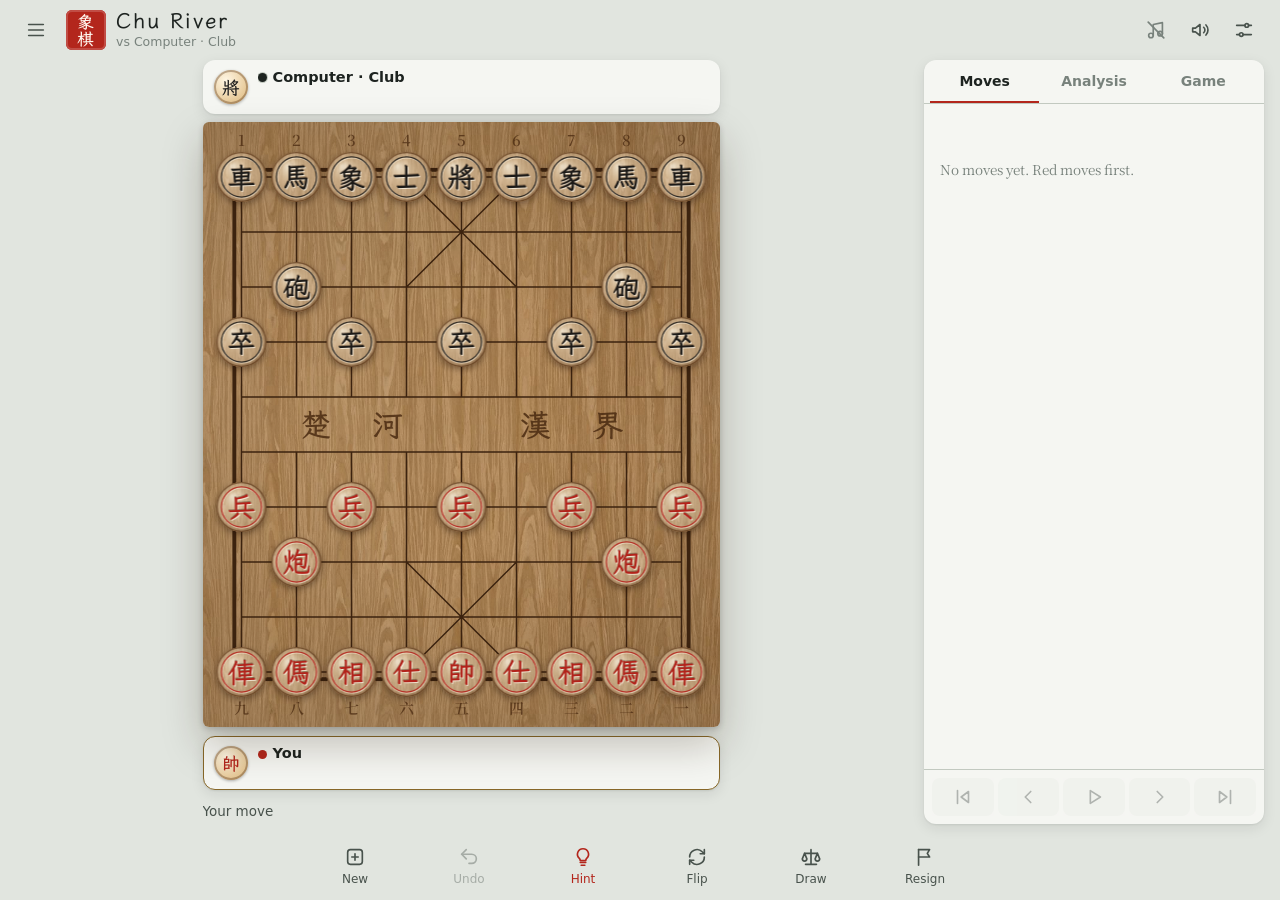
<file: index.html>
<!doctype html>
<html lang="zh-Hant">
<head>
<meta charset="utf-8">
<meta name="viewport" content="width=device-width, initial-scale=1, viewport-fit=cover">
<title>楚河漢界象棋</title>
<meta name="description" content="可在電腦與手機（含 iPhone）上玩的象棋：經典象棋六種難度、鴉片戰爭（西洋棋 vs 象棋）、魔幻技能版、殺法練習、擺棋、全局分析、棋譜匯入匯出。">
<meta name="theme-color" content="#e1e5df" media="(prefers-color-scheme: light)">
<meta name="theme-color" content="#15110e" media="(prefers-color-scheme: dark)">
<link rel="manifest" href="manifest.webmanifest">
<link rel="icon" type="image/png" sizes="32x32" href="icons/favicon-32.png">
<link rel="apple-touch-icon" href="icons/apple-touch-icon.png">
<meta name="apple-mobile-web-app-capable" content="yes">
<meta name="mobile-web-app-capable" content="yes">
<meta name="apple-mobile-web-app-title" content="象棋">
<meta name="apple-mobile-web-app-status-bar-style" content="black-translucent">
<meta name="format-detection" content="telephone=no">
<link rel="preconnect" href="https://fonts.googleapis.com">
<link rel="preconnect" href="https://fonts.gstatic.com" crossorigin>
<link rel="stylesheet" href="https://fonts.googleapis.com/css2?family=LXGW+WenKai+TC:wght@400;700&family=Noto+Serif+TC:wght@600;700&display=swap">
<link rel="stylesheet" href="css/app.css?v=999922fd">
<style>:root{padding-top:env(safe-area-inset-top,0px);padding-bottom:env(safe-area-inset-bottom,0px)}</style>
</head>
<body>
<svg class="sprite" aria-hidden="true" xmlns="http://www.w3.org/2000/svg">
  <symbol id="i-menu" viewBox="0 0 24 24"><path d="M4 6h16M4 12h16M4 18h16"/></symbol>
  <symbol id="i-settings" viewBox="0 0 24 24"><path d="M4 7h9M17 7h3M4 17h3M11 17h9"/><circle cx="15" cy="7" r="2"/><circle cx="9" cy="17" r="2"/></symbol>
  <symbol id="i-sound" viewBox="0 0 24 24"><path d="M4 10v4h3l5 4V6L7 10H4z"/><path d="M16 9a4 4 0 0 1 0 6M18.5 6.5a8 8 0 0 1 0 11"/></symbol>
  <symbol id="i-sound-off" viewBox="0 0 24 24"><path d="M4 10v4h3l5 4V6L7 10H4z"/><path d="M16.5 9.5l5 5M21.5 9.5l-5 5"/></symbol>
  <symbol id="i-music" viewBox="0 0 24 24"><path d="M9 18V6l10-2v12"/><circle cx="6.5" cy="18" r="2.5"/><circle cx="16.5" cy="16" r="2.5"/></symbol>
  <symbol id="i-music-off" viewBox="0 0 24 24"><path d="M9 18V6l10-2v12"/><circle cx="6.5" cy="18" r="2.5"/><circle cx="16.5" cy="16" r="2.5"/><path d="M3.5 3.5l17 17"/></symbol>
  <symbol id="i-new" viewBox="0 0 24 24"><rect x="4" y="4" width="16" height="16" rx="3"/><path d="M12 8.5v7M8.5 12h7"/></symbol>
  <symbol id="i-undo" viewBox="0 0 24 24"><path d="M9 14L4 9l5-5"/><path d="M4 9h11a5 5 0 0 1 0 10h-3"/></symbol>
  <symbol id="i-hint" viewBox="0 0 24 24"><path d="M9 18h6M10 21h4"/><path d="M12 3a6 6 0 0 0-4 10.5c.7.7 1 1.5 1 2.5h6c0-1 .3-1.8 1-2.5A6 6 0 0 0 12 3z"/></symbol>
  <symbol id="i-flip" viewBox="0 0 24 24"><path d="M4 12a8 8 0 0 1 13.7-5.7L20 8.5"/><path d="M20 4v4.5h-4.5"/><path d="M20 12a8 8 0 0 1-13.7 5.7L4 15.5"/><path d="M4 20v-4.5h4.5"/></symbol>
  <symbol id="i-draw" viewBox="0 0 24 24"><path d="M12 4v16M6 20h12M5 8h14"/><path d="M5 8l-2.5 6a2.5 2.5 0 0 0 5 0z"/><path d="M19 8l-2.5 6a2.5 2.5 0 0 0 5 0z"/></symbol>
  <symbol id="i-flag" viewBox="0 0 24 24"><path d="M5 21V4"/><path d="M5 4h12l-2.5 4L17 12H5"/></symbol>
  <symbol id="i-list" viewBox="0 0 24 24"><path d="M9 6h11M9 12h11M9 18h11"/><path d="M4.5 6h.01M4.5 12h.01M4.5 18h.01"/></symbol>
  <symbol id="i-first" viewBox="0 0 24 24"><path d="M6 5v14M18 6l-8 6 8 6z"/></symbol>
  <symbol id="i-prev" viewBox="0 0 24 24"><path d="M15 6l-6 6 6 6"/></symbol>
  <symbol id="i-next" viewBox="0 0 24 24"><path d="M9 6l6 6-6 6"/></symbol>
  <symbol id="i-last" viewBox="0 0 24 24"><path d="M18 5v14M6 6l8 6-8 6z"/></symbol>
  <symbol id="i-play" viewBox="0 0 24 24"><path d="M8 5l11 7-11 7z"/></symbol>
  <symbol id="i-pause" viewBox="0 0 24 24"><path d="M8 5v14M16 5v14"/></symbol>
  <symbol id="i-close" viewBox="0 0 24 24"><path d="M6 6l12 12M18 6L6 18"/></symbol>
  <symbol id="i-trash" viewBox="0 0 24 24"><path d="M4 7h16M10 11v6M14 11v6M6 7l1 13h10l1-13M9 7V4h6v3"/></symbol>
  <symbol id="i-target" viewBox="0 0 24 24"><circle cx="12" cy="12" r="8"/><circle cx="12" cy="12" r="4"/><path d="M12 12h.01"/></symbol>
  <symbol id="i-chart" viewBox="0 0 24 24"><path d="M4 19h16"/><path d="M5 15l4-5 4 3 6-7"/></symbol>
  <symbol id="i-grid" viewBox="0 0 24 24"><rect x="4" y="4" width="16" height="16" rx="2"/><path d="M4 12h16M12 4v16M4 4l16 16"/></symbol>
  <symbol id="i-import" viewBox="0 0 24 24"><path d="M12 4v11M7 10l5 5 5-5M5 20h14"/></symbol>
  <symbol id="i-share" viewBox="0 0 24 24"><path d="M12 15V4M7 8.5l5-4.5 5 4.5M5 13v7h14v-7"/></symbol>
  <symbol id="i-book" viewBox="0 0 24 24"><path d="M5 4h10a3 3 0 0 1 3 3v13H8a3 3 0 0 1-3-3z"/><path d="M5 17a3 3 0 0 1 3-3h10"/></symbol>
  <symbol id="i-stats" viewBox="0 0 24 24"><path d="M5 20V11M12 20V4M19 20v-6"/></symbol>
  <symbol id="i-help" viewBox="0 0 24 24"><circle cx="12" cy="12" r="9"/><path d="M9.5 9a2.5 2.5 0 1 1 3.5 2.3c-.6.3-1 .9-1 1.6V14"/><path d="M12 17.5h.01"/></symbol>
  <symbol id="i-info" viewBox="0 0 24 24"><circle cx="12" cy="12" r="9"/><path d="M12 11v6M12 7.5h.01"/></symbol>
  <symbol id="i-phone" viewBox="0 0 24 24"><rect x="7" y="2.5" width="10" height="19" rx="2"/><path d="M11 18h2"/></symbol>
  <symbol id="i-spark" viewBox="0 0 24 24"><path d="M12 3v4M12 17v4M3 12h4M17 12h4M6 6l2.5 2.5M15.5 15.5L18 18M6 18l2.5-2.5M15.5 8.5L18 6"/></symbol>
  <!-- 技能圖示：game-icons.net（Lorc、Delapouite），CC BY 3.0 -->
  <symbol id="sk-chain" viewBox="0 0 512 512"><path d="M321.7 21.36c-43.2 0-86.4 16.5-119.4 49.5-19.1 19.08-32.6 41.54-40.7 65.44 16.9-2.4 32.9-2.7 48.7-1.1 3.9-5.5 8.3-10.7 13.2-15.6 23.3-23.26 53.8-34.9 84.4-34.9 30.6 0 61.2 11.64 84.5 34.9 46.6 46.6 46.6 122.4 0 168.9-46.5 46.6-122.4 46.6-168.9 0-22.2-22.2-33.9-51.1-34.9-80.2-11.5 1.8-22.8 5.6-33.2 11.4 5.8 33 21.4 64.5 46.9 90 66 66 172.9 66.1 238.9 0 66-66 66-172.8 0-238.84-33-33-76.3-49.5-119.5-49.5zM147.6 158.2c-27.9 7.7-58.94 25.4-76.75 44-47.5 47.4-60.8 116-40.1 175.3 8.91 24.1 23.56 47.1 40.1 63.6 66.05 66 172.95 66 238.95 0 19.1-19.1 32.6-41.6 40.7-65.5-16.2 2.5-32.6 2.9-48.8 1.2-3.8 5.4-8.2 10.6-13.1 15.5-62.7 39.7-137.8 40.6-173.3-4.4-20.57-26-32.05-58.8-30.55-85.8 2.58-41.6 26.85-79.9 57.75-98.5 10.2-5.9 37.6-15.1 61.6-15.1 33.7 1.5 60.6 11.1 84.5 34.9 22.3 22.1 33.8 51.1 34.8 80.3 11.6-1.8 22.9-5.6 33.3-11.4-9.4-41.6-26.9-73.2-53.9-96.7-21.4-18.7-44.1-31.4-70.6-37.6-28.4-7-58.6-6.5-84.6.2z"/></symbol>
  <symbol id="sk-cicada" viewBox="0 0 512 512"><path d="M247.125 21.375l-11.25 2.375C142.28 43.37 68.75 129.098 54.562 212.188c-7.093 41.544 1.26 83.252 30.876 114 8.703 9.036 19.153 17.05 31.406 23.875 1.122-6.105 3.542-12.028 7.062-17.563-9.857-5.69-18.156-12.176-25-19.28C73.88 287.234 66.646 252.554 73 215.343c3.844-22.515 12.893-45.62 25.97-67.406v134.437h18.686v-161.25c7.472-9.315 15.676-18.182 24.53-26.406v152.31h18.69V81.563l-.032-1.874c8.804-6.883 14.865-11.25 24.562-16.72v135.25h18.688V53.657c7.917-3.45 16.046-6.394 24.344-8.718V189.28c6.49-4.71 12.773-8.648 18.687-11.718V21.376zm22.28 0v158.062c5.867 3.51 12.16 7.84 18.69 12.782V44.937c9.61 2.69 19 6.186 28.092 10.374V198.22h18.688V65.124c8.526 5.037 16.72 10.676 24.53 16.813V247.03h18.69V98.28c8.91 8.634 17.116 17.903 24.53 27.626v156.47h18.688V154.343c11.076 19.874 18.78 40.685 22.25 61 6.353 37.21-.88 71.89-25.907 97.875-6.83 7.09-15.105 13.568-24.937 19.25 3.52 5.527 5.964 11.432 7.092 17.53 12.215-6.812 22.632-14.8 31.313-23.813 29.614-30.747 37.938-72.455 30.844-114-5.474-32.052-19.783-64.483-40.658-93.375v-.062h-.03c-33.238-45.977-83.128-82.953-140.594-95l-11.282-2.375zM256.69 193.75c-15.76 8.1-39.794 27.3-59.72 50.625-15.213 17.81-28.01 38.034-34.562 56.97 26.188-12.528 60.838-19.376 95.906-19.376 34.875 0 69.334 6.76 95.47 19.155-6.77-18.23-19.757-37.767-35.22-55.188-20.632-23.245-45.335-42.818-61.875-52.187zm1.625 106.906c-33.5 0-66.99 7.09-89.75 18.47-11.412 5.705-20.224 12.447-25.782 19.155-5.556 6.71-7.968 13.25-7.968 19.47 0 6.168 2.382 12.66 7.844 19.313l.125.156c5.56 6.707 14.37 13.45 25.782 19.155.918.46 1.893.9 2.844 1.344 4.422-4.217 9.587-8.036 15.313-11.376l.124-.063c19.388-11.27 45.188-17.342 71.375-17.342 26.185 0 52.017 6.072 71.405 17.343l.063.033c5.777 3.364 10.985 7.215 15.437 11.468.995-.462 2.01-.926 2.97-1.405 11.41-5.706 20.223-12.448 25.78-19.156 5.557-6.71 7.97-13.25 7.97-19.47 0-6.18-2.394-12.68-7.876-19.344l-.095-.125c-5.558-6.707-14.37-13.45-25.78-19.155-22.762-11.38-56.282-18.47-89.783-18.47zm-.094 86.97c-23.206 0-46.467 5.78-62 14.812-15.536 9.03-22.972 20.745-22.97 30.687-.002 9.942 7.434 21.657 22.97 30.688 15.533 9.03 38.794 14.812 62 14.812 23.204 0 46.495-5.782 62.03-14.813 15.535-9.03 22.97-20.745 22.97-30.687s-7.435-21.657-22.97-30.688c-15.535-9.03-38.826-14.812-62.03-14.812zM146.124 409.03c-6.868 0-14.037 2.97-18.875 7.845-4.838 4.875-7.77 12.038-7.72 18.906v.158c-.05 6.853 2.87 14 7.69 18.875l.03.03c4.838 4.876 12.007 7.844 18.875 7.844 5.603 0 11.402-1.968 15.97-5.343-4.805-7.435-7.535-15.616-7.532-24.22-.002-7.09 1.85-13.91 5.187-20.25-4.124-2.43-8.934-3.843-13.625-3.843zm224.406 0c-4.744 0-9.625 1.424-13.78 3.908 3.315 6.32 5.158 13.12 5.156 20.187.002 8.552-2.687 16.694-7.437 24.094 4.584 3.427 10.41 5.467 16.06 5.467 6.855 0 14.007-2.955 18.845-7.812l.03-.03c4.84-4.876 7.74-12.04 7.69-18.908v-.156c.05-6.867-2.85-14.03-7.69-18.905-4.837-4.875-12.005-7.844-18.874-7.844z"/></symbol>
  <symbol id="sk-swap" viewBox="0 0 512 512"><path d="M130.375 18.438c-19.615 0-36.445 9.542-47.594 24-11.147 14.457-17.093 33.652-17.093 54.25 0 17.877 4.543 35.74 12.626 50.124-11.008 4.402-20.228 11.397-27.5 20.125-9.997 11.997-16.583 27.02-21.126 43.5-9.085 32.964-10.125 72.204-10.125 107.594v9.345H61.595l9.968 154.78.563 8.75h116.53l.564-8.75 9.936-154.78h42.063v-9.344c0-35.39-1.04-74.63-10.126-107.592-4.543-16.482-11.13-31.504-21.125-43.5-7.27-8.723-16.504-15.723-27.5-20.125 8.08-14.385 12.624-32.25 12.624-50.125 0-20.598-5.977-39.793-17.125-54.25-11.15-14.458-27.98-24-47.595-24zm247.406 0c-19.614 0-36.444 9.542-47.592 24-11.15 14.457-17.094 33.652-17.094 54.25 0 17.877 4.542 35.74 12.625 50.124-11.01 4.402-20.228 11.397-27.5 20.125-9.998 11.997-16.584 27.02-21.126 43.5-9.086 32.964-10.156 72.204-10.156 107.594v9.345H309l9.938 154.78.562 8.75h116.438l.656-8.624 11.875-154.905h40.155v-9.344c0-35.39-1.07-74.63-10.156-107.592-4.544-16.482-11.13-31.504-21.126-43.5-7.273-8.73-16.493-15.724-27.5-20.125 8.082-14.386 12.625-32.248 12.625-50.125 0-20.598-5.947-39.793-17.095-54.25-11.148-14.458-27.98-24-47.594-24zM130.376 37.124c13.76 0 24.63 6.107 32.813 16.72 8.183 10.61 13.218 25.89 13.218 42.843 0 18.663-6.887 38.59-15.97 49.53l-10.124 12.188 15.594 2.938c12.812 2.408 22.058 8.406 29.688 17.562 6.238 7.487 11.222 17.262 15.062 28.656l-13.22 101.125h-14.75l-12.217-97.312-19.845 163.53-21.03-163.53-18.69 155.938L90.47 211.375l-11.72 97.313H61.812l-12.53-98.563c3.937-12.5 9.17-23.174 15.874-31.22 7.63-9.155 16.907-15.153 29.72-17.56l15.593-2.94-10.126-12.218c-9.083-10.94-15.97-30.836-15.97-49.5 0-16.95 5.037-32.23 13.22-42.843 8.182-10.612 19.02-16.72 32.78-16.72zM457.97 207.313c.888 2.62 1.73 5.307 2.5 8.093 7.436 26.984 9.094 60.96 9.342 93.28l-24.78.002 12.937-101.375zm-120.033 4.062l20.157 155.938 18.97-155.938 20.748 163.53L418 211.376l12.813 102.03-.313 3.908-11.875 154.906H337.03l-9.936-154.783-.563-8.75h-.436l11.844-97.312zM296 212.22l12.75 96.468h-23c.248-32.322 1.906-66.298 9.344-93.282.296-1.074.592-2.137.906-3.187z"/></symbol>
  <symbol id="sk-boats" viewBox="0 0 512 512"><path d="M279.816 85.93L269.3 100.465l28.06 27.111 8.694-16.3zm-21.175 29.267l-42.282 58.436 37.246 35.984 34.946-65.525zM153.455 137.9l-46.816 29.192L306.46 360.15c4.08-1.929 8.605-3.15 13.539-3.15 3.881 0 7.508.76 10.867 2.02l-1.55-1.499 12.503-12.945L354.682 357l-10.268 10.63c4.31 3.924 8.02 8.35 11.486 12.745l11.077-11.465 12.859 12.426-12.508 12.945c3.62 4.436 8.724 9.265 13.916 10.43l10.908-11.293 5.016 4.846c3.702-3.574 7.58-8.457 11.63-13.664zm-98.623 4.168c-4.078 8.773-3.407 19.566-.8 32.7 3.406 17.167 10.435 36.207 10.222 54.75-.075 6.474-1.264 12.54-2.803 18.23l116.563 112.615C182.208 358.31 186.885 357 192 357c9.367 0 17.28 4.373 23.41 9.713 6.13 5.34 11.027 11.762 15.694 17.762 4.666 6 9.103 11.577 13.306 15.238 4.203 3.66 7.623 5.287 11.59 5.287 3.967 0 7.387-1.627 11.59-5.287s8.64-9.238 13.306-15.238c3.429-4.408 6.985-9.042 11.06-13.309zm106.947 28.569l12.862 12.425-12.508 12.946-12.862-12.426zm208.06 2.263l-10.517 14.536 28.059 27.109 8.693-16.299zM187.5 195.486l12.86 12.424-12.504 12.945-12.86-12.423zm161.165 6.682l-42.283 58.436 37.246 35.982 34.945-65.524zM213.22 220.334l12.861 12.424-12.504 12.945-12.861-12.424zm25.722 24.85l12.86 12.423-12.508 12.946-12.86-12.424zm221.084 15.191l-10.517 14.537 28.06 27.11 8.694-16.301zM55.56 267.084a66.9 66.9 0 0 0-.627 2.52c-2.532 11.232-2.865 18.802 7.882 29.185l89.479 86.453c.203-.26.4-.506.603-.767 3.338-4.292 6.802-8.794 10.743-12.967zm209.103 2.947l12.86 12.424-12.508 12.945-12.86-12.423zm174.188 19.612l-42.145 58.246 23.654 22.855a68.962 68.962 0 0 1 4.23-4.031C430.72 361.373 438.634 357 448 357c.082 0 .162.005.244.006l20.516-38.469zm-148.467 5.236l12.86 12.426-12.509 12.945-12.859-12.426zm25.72 24.85l12.86 12.423-12.508 12.946-12.86-12.424zM64 375c-19.807 5.72-33.274 18.147-46 31.898v30.579l.01-.006C31.525 428.62 47.7 419 64 419s27.881 10.654 37.842 19.154C111.802 446.654 120.144 453 128 453c7.856 0 16.197-6.346 26.158-14.846C164.12 429.654 175.7 419 192 419c16.3 0 27.881 10.654 37.842 19.154C239.802 446.654 248.144 453 256 453c7.856 0 16.197-6.346 26.158-14.846C292.12 429.654 303.7 419 320 419c16.3 0 27.881 10.654 37.842 19.154C367.802 446.654 376.144 453 384 453c7.856 0 16.197-6.346 26.158-14.846C420.12 429.654 431.7 419 448 419c16.3 0 32.475 9.62 45.99 18.47l.01.007v-30.578c-9.969-10.693-33.06-31.31-46-31.899-3.967 0-7.387 1.627-11.59 5.287C419.78 396.286 407.425 422.591 384 423c-27.151-1.916-36.8-28.488-52.41-42.713-4.203-3.66-7.623-5.287-11.59-5.287-3.967 0-7.387 1.627-11.59 5.287C291.78 396.286 279.425 422.591 256 423c-27.151-1.916-36.8-28.488-52.41-42.713-4.203-3.66-7.623-5.287-11.59-5.287-3.967 0-7.387 1.627-11.59 5.287C163.78 396.286 151.425 422.591 128 423c-27.151-1.916-36.8-28.488-52.41-42.713C71.387 376.627 67.967 375 64 375zm0 62c-18.195 3.791-32.267 12.364-46 22.385V494h476v-34.615c-11.752-8.054-32.671-21.938-46-22.385-24.766 6.02-41.304 33.45-64 34-23.532 2.01-46.008-36.297-64-34-25.282 3.227-41.304 33.45-64 34-23.532 2.01-46.008-36.297-64-34-25.282 3.227-41.304 33.45-64 34-23.532 2.01-45.87-33.455-64-34z"/></symbol>
  <symbol id="sk-fort" viewBox="0 0 512 512"><path d="M108.656 35.063c-15.053.138-33.413 5.378-46.97 15.812-10.75 8.276-18.777 19.27-21.186 34.438.21-.126.414-.252.625-.376-.843 2.816-1.313 5.786-1.313 8.876 0 17.087 13.85 30.937 30.938 30.937 14.293 0 26.324-9.705 29.875-22.875.028-.115.067-.23.094-.344.48-2.082.768-4.042.905-5.843.025-.327.017-.65.03-.968.005-.126.03-.25.032-.376.007-.182-.002-.353 0-.53 0-1.526-.098-3.036-.312-4.5-1.367-8.018-6.778-12.156-12.594-13.72-8.527-2.293-19.055.637-23.75 18.156l-.468-.125C62.04 74.12 72.213 63.885 83.94 60.78c2.476-.654 5.053-1.005 7.656-.968 9.072.13 18.445 4.88 24.562 17.126.087.173.165.355.25.53 5.208 15.233 2.11 43.32-3.344 57.626-7.288 18.753-22.376 40.504-47.687 65.5C6.99 258.252 4 329.824 39.97 388.814 75.936 447.8 152.13 493.56 254.437 493.56c102.306 0 178.47-45.76 214.437-104.75 35.882-58.848 32.982-130.225-25-187.812l-.406-.406h-.033c-25.31-24.996-40.367-46.747-47.656-65.5-5.23-16.453-9.09-42.988-2.655-57.625.058-.128.128-.25.188-.376.025-.05.037-.106.062-.156 6.117-12.246 15.49-16.996 24.563-17.126 2.602-.037 5.18.314 7.656.97 11.724 3.102 21.87 13.337 19.344 32.843l-.438.125c-4.694-17.52-15.222-20.45-23.75-18.156-4.41 1.185-8.603 3.85-10.97 8.562-.012.04-.017.085-.03.125-.975 3.007-1.5 6.203-1.5 9.532 0 17.088 13.85 30.938 30.938 30.938 17.087 0 30.937-13.85 30.937-30.938 0-4.355-.907-8.49-2.53-12.25-3.058-13.244-10.598-23.112-20.44-30.687-14.458-11.13-34.39-16.363-49.936-15.78-13.378.5-24.85 4.108-33.22 10.53-3.412 2.617-6.383 5.702-8.844 9.375-69.455 35.508-138.89 38.75-208.344-7.75-.642-.557-1.29-1.105-1.968-1.625-8.37-6.422-19.843-10.03-33.22-10.53-.97-.037-1.964-.042-2.968-.032zm52.78 53.124c6.338 2.648 12.666 4.987 19 7.032v313.06c-30.732-8.258-57.886-22.005-77.374-41.31-17.1-16.94-28.077-38.626-28.906-63.595-.828-24.97 8.274-52.702 28.97-82.625 41.323-59.752 57.163-103.6 58.31-132.563zm186.033 1.407c1.6 28.97 17.593 72.37 58.25 131.156 20.693 29.923 29.796 57.656 28.967 82.625-.828 24.97-11.807 46.654-28.906 63.594-19.023 18.846-45.374 32.4-75.217 40.717V94.844c5.636-1.606 11.27-3.35 16.906-5.25zm-35.595 10v312.53c-8.21 1.63-16.606 2.878-25.125 3.782V104.094c8.376-1.122 16.75-2.63 25.125-4.5zm-112.75.78c8.45 1.97 16.894 3.442 25.344 4.44v311.342c-8.59-.84-17.057-2.05-25.345-3.625V100.376zm68.938 5.564v311.375c-4.54.198-9.088.312-13.657.312-3.76 0-7.506-.053-11.25-.188V106.28c8.293.314 16.614.18 24.906-.343z"/></symbol>
  <symbol id="sk-knife" viewBox="0 0 512 512"><path d="M92.563 18.563c-18.602-.002-37.226 7.096-51.47 21.343-28.49 28.498-28.496 74.41 0 102.906 6.024 6.024 29.352 22.373 58.907 41.094 20.86 13.213 45.242 28.09 70.25 43.094-4.39 11.828-6.418 24.323-6.094 36.78 51.78 37.817 94.45 64.762 127.28 81.22 18.323 11.016 47.167 25.522 70.877 37.03-6.13 1.612-13.094 1.737-20.47.75-13.575-1.814-29.605-7.277-48.75-16.186-32.603-15.173-74.185-40.565-124.687-76.625 4.546 14.903 12.712 28.93 24.5 40.717 38.375 38.377 295.72 156.75 295.72 156.75S370.25 230.09 331.875 191.72c-11.802-11.804-25.857-19.96-40.782-24.5 36.08 50.51 61.51 92.075 76.687 124.686 8.91 19.144 14.374 35.175 16.19 48.75.985 7.375.86 14.338-.75 20.47-11.478-23.642-25.965-52.39-36.97-70.72-16.452-32.853-43.418-75.59-81.28-127.437-.823-.023-1.647-.033-2.47-.032-.824 0-1.647.01-2.47.03-10.82.26-21.596 2.307-31.874 6.126-14.995-25.017-29.85-49.422-43.062-70.28-18.72-29.557-35.072-52.885-41.094-58.908-14.243-14.24-32.836-21.342-51.438-21.343zm-6.282 23.75c23.424 0 42.22 18.764 42.22 42.187 0 23.426-18.796 42.22-42.22 42.22-23.42 0-42.218-18.794-42.218-42.22s18.796-42.188 42.22-42.188zm69.282 75.093c20.263 0 36.532 16.27 36.532 36.53 0 20.266-16.27 36.533-36.53 36.533-20.264 0-36.533-16.268-36.533-36.532 0-20.265 16.27-36.532 36.532-36.532zm55.313 62.72c16.094 0 29 12.905 29 29s-12.906 29-29 29-29-12.905-29-29c0-16.097 12.906-29 29-29zm43.72 53.218c10.916 0 19.624 8.708 19.624 19.625s-8.71 19.624-19.626 19.624c-10.917 0-19.625-8.707-19.625-19.625 0-10.92 8.706-19.626 19.624-19.626z"/></symbol>
  <symbol id="sk-spy" viewBox="0 0 512 512"><path d="M218 19c-1 0-2.76.52-5.502 3.107-2.742 2.589-6.006 7.021-9.191 12.76-6.37 11.478-12.527 28.033-17.666 45.653-4.33 14.844-7.91 30.457-10.616 44.601 54.351 24.019 107.599 24.019 161.95 0-2.706-14.144-6.286-29.757-10.616-44.601-5.139-17.62-11.295-34.175-17.666-45.653-3.185-5.739-6.45-10.171-9.191-12.76C296.76 19.52 295 19 294 19c-6.5 0-9.092 1.375-10.822 2.85-1.73 1.474-3.02 3.81-4.358 7.34-1.338 3.53-2.397 8.024-5.55 12.783C270.116 46.73 263.367 51 256 51c-7.433 0-14.24-4.195-17.455-8.988-3.214-4.794-4.26-9.335-5.576-12.881-1.316-3.546-2.575-5.867-4.254-7.315C227.035 20.37 224.5 19 218 19zm-46.111 124.334c-1.41 9.278-2.296 17.16-2.57 22.602 6.61 5.087 17.736 10.007 31.742 13.302C217.18 183.031 236.6 185 256 185s38.82-1.969 54.94-5.762c14.005-3.295 25.13-8.215 31.742-13.302-.275-5.443-1.161-13.324-2.57-22.602-55.757 23.332-112.467 23.332-168.223 0zM151.945 155.1c-19.206 3.36-36.706 7.385-51.918 11.63-19.879 5.548-35.905 11.489-46.545 16.57-5.32 2.542-9.312 4.915-11.494 6.57-.37.28-.247.306-.445.546.333.677.82 1.456 1.73 2.479 1.973 2.216 5.564 4.992 10.627 7.744 10.127 5.504 25.944 10.958 45.725 15.506C139.187 225.24 194.703 231 256 231s116.813-5.76 156.375-14.855c19.78-4.548 35.598-10.002 45.725-15.506 5.063-2.752 8.653-5.528 10.627-7.744.91-1.023 1.397-1.802 1.73-2.479-.198-.24-.075-.266-.445-.547-2.182-1.654-6.174-4.027-11.494-6.568-10.64-5.082-26.666-11.023-46.545-16.57-15.212-4.246-32.712-8.272-51.918-11.631.608 5.787.945 10.866.945 14.9v3.729l-2.637 2.634c-10.121 10.122-25.422 16.191-43.302 20.399C297.18 200.969 276.6 203 256 203s-41.18-2.031-59.06-6.238c-17.881-4.208-33.182-10.277-43.303-20.399L151 173.73V170c0-4.034.337-9.113.945-14.9zm1.094 88.205C154.558 308.17 200.64 359 256 359c55.36 0 101.442-50.83 102.96-115.695a748.452 748.452 0 0 1-19.284 2.013c-1.33 5.252-6.884 25.248-15.676 30.682-13.61 8.412-34.006 7.756-48 0-7.986-4.426-14.865-19.196-18.064-27.012-.648.002-1.287.012-1.936.012-.65 0-1.288-.01-1.936-.012-3.2 7.816-10.078 22.586-18.064 27.012-13.994 7.756-34.39 8.412-48 0-8.792-5.434-14.346-25.43-15.676-30.682a748.452 748.452 0 0 1-19.285-2.013zM137.4 267.209c-47.432 13.23-77.243 32.253-113.546 61.082 42.575 4.442 67.486 21.318 101.265 48.719l16.928 13.732-21.686 2.211c-13.663 1.393-28.446 8.622-39.3 17.3-5.925 4.738-10.178 10.06-12.957 14.356 44.68 5.864 73.463 10.086 98.011 20.147 18.603 7.624 34.81 18.89 53.737 35.781l5.304-23.576c-1.838-9.734-4.134-19.884-6.879-30.3-5.12-7.23-9.698-14.866-13.136-22.007C201.612 397.326 199 391 199 384c0-3.283.936-6.396 2.428-9.133a480.414 480.414 0 0 0-6.942-16.863c-29.083-19.498-50.217-52.359-57.086-90.795zm237.2 0c-6.87 38.436-28.003 71.297-57.086 90.795a480.521 480.521 0 0 0-6.942 16.861c1.493 2.737 2.428 5.851 2.428 9.135 0 7-2.612 13.326-6.14 20.654-3.44 7.142-8.019 14.78-13.14 22.01-2.778 10.547-5.099 20.82-6.949 30.666l5.14 23.42c19.03-17.01 35.293-28.338 53.974-35.994 24.548-10.06 53.33-14.283 98.011-20.147-2.78-4.297-7.032-9.618-12.957-14.355-10.854-8.679-25.637-15.908-39.3-17.3l-21.686-2.212 16.928-13.732c33.779-27.4 58.69-44.277 101.265-48.719-36.303-28.829-66.114-47.851-113.546-61.082zM256 377c-8 0-19.592.098-28.234 1.826-4.321.864-7.8 2.222-9.393 3.324-1.592 1.103-1.373.85-1.373 1.85s1.388 6.674 4.36 12.846c2.971 6.172 7.247 13.32 11.964 19.924 4.717 6.604 9.925 12.699 14.465 16.806 4.075 3.687 7.842 5.121 8.211 5.377.37-.256 4.136-1.69 8.21-5.377 4.54-4.107 9.749-10.202 14.466-16.806 4.717-6.605 8.993-13.752 11.965-19.924C293.612 390.674 295 385 295 384s.22-.747-1.373-1.85c-1.593-1.102-5.072-2.46-9.393-3.324C275.592 377.098 264 377 256 377zm0 61.953c-.042.03-.051.047 0 .047s.042-.018 0-.047zm-11.648 14.701L235.047 495h41.56l-9.058-41.285C264.162 455.71 260.449 457 256 457c-4.492 0-8.235-1.316-11.648-3.346z"/></symbol>
  <symbol id="sk-arrows" viewBox="0 0 512 512"><path d="M24.41 26.84L111.1 180.8l52.1-19 17.2-47.1c-52-29.28-104.02-58.56-155.99-87.86zM219.1 63.09l-36.3 99.51 60 70.9 14-38.1c-12.6-44.1-25.2-88.2-37.7-132.31zm84.3 59.11l-43.1 118.1 65.3 77.2 18.7-51.3c-13.6-48-27.2-96-40.9-144zm94.4 52l-55.3 151.5 102.4 120.9-122.5-103.8-146.8 53.5 310.6 88.5c-29.5-103.6-59-207.1-88.4-310.6zm-233.2 7L64.56 217.7l132.24 37.6 38.7-14.1c-23.7-20-47.3-40-70.9-60zm77.7 77.4L123.5 302l144.1 40.9 51.9-18.9c-25.7-21.8-51.5-43.6-77.2-65.4z"/></symbol>
  <symbol id="sk-fire" viewBox="0 0 512 512"><path d="M239.344 24.063c-9.56 0-17.313 7.754-17.313 17.312 0 9.558 7.755 17.313 17.314 17.313 9.558 0 17.28-7.755 17.28-17.313 0-9.56-7.722-17.313-17.28-17.313zM39.594 35.75c-10.393 0-18.813 8.42-18.813 18.813 0 10.39 8.42 18.812 18.814 18.812 10.393 0 18.812-8.42 18.812-18.813 0-10.392-8.42-18.812-18.812-18.812zM188.47 51.156c-14.34 0-25.97 11.6-25.97 25.938 0 14.336 11.63 25.97 25.97 25.97 14.337 0 25.968-11.634 25.968-25.97 0-14.338-11.63-25.938-25.97-25.938zm116.25 2.563c26.45 67.124-59.23 117.28-57 35.218-40.215 36.923-12.817 84.228 4.78 121.874 13.34 28.545 12.342 53.843-10.125 63.47-16.035 6.87-33.87-11.593-39.625-30.532-1.254-4.128-1.663-9.237-1.47-15.375 9.652-.805 17.22-8.892 17.22-18.75 0-10.393-8.42-18.813-18.813-18.813-10.392 0-18.812 8.42-18.812 18.813 0 7.014 3.84 13.14 9.53 16.375-18.82 20.668-37.66 10.494-25.186-51.78-59.608 67.83-38.06 198.86 45.03 238.874-12.994-25.466-20.146-57.053-14.25-84 36.35 78.815 121.1 1.41 126.03-69.094 13.49 44.606 11.636 109.75-10.78 156.47 90.405-35.317 110.666-171.47 63-239.47-5.868 82.112-70.492 50.032-44.03-58.406 6.495-26.622-12.05-57.205-25.5-64.875zM54.5 90.78c-9.56 0-17.313 7.756-17.313 17.314 0 9.557 7.754 17.312 17.313 17.312 9.56 0 17.313-7.755 17.313-17.312 0-9.56-7.754-17.313-17.313-17.313zm66.625 5.157c-11.525 0-20.844 9.352-20.844 20.876 0 2.88.57 5.628 1.626 8.124-11.332 2.75-19.75 12.98-19.75 25.157 0 14.284 11.59 25.875 25.875 25.875 14.287 0 25.876-11.592 25.876-25.876 0-5.263-1.582-10.166-4.28-14.25 7.284-3.256 12.374-10.537 12.374-19.03 0-11.526-9.35-20.876-20.875-20.876zm258.28 22.376c-9.557 0-17.28 7.754-17.28 17.312 0 9.558 7.723 17.313 17.28 17.313 9.56 0 17.314-7.755 17.314-17.313 0-9.56-7.755-17.313-17.314-17.313zM99.814 196.5c-9.56 0-17.313 7.755-17.313 17.313 0 9.557 7.754 17.312 17.313 17.312 9.558 0 17.312-7.755 17.312-17.313S109.37 196.5 99.812 196.5zm1.406 168c-50.154 13.628-82.564 33.797-82.564 56.188 0 41.017 106.546 74.375 237.72 74.375 131.172 0 237.687-33.358 237.687-74.375 0-22.31-32.125-42.562-81.97-56.188 17.232 8.88 27.5 19.243 27.5 30.438 0 32.13-82.28 58.562-183.218 58.562-100.937 0-182.688-26.435-182.688-58.563 0-11.254 10.125-21.528 27.532-30.437z"/></symbol>
  <symbol id="sk-stones" viewBox="0 0 512 512"><path d="M256 23C127.424 23 23 127.424 23 256s104.424 233 233 233 233-104.424 233-233S384.576 23 256 23zm-6.094 18.09C128.036 47.807 130.066 256 256 256c125.215 0 127.935 205.872 8.168 214.83-2.71.1-5.432.17-8.168.17-118.848 0-215-96.152-215-215 0-116.81 92.883-211.69 208.906-214.91zM256 103c22.537 0 41 18.463 41 41s-18.463 41-41 41-41-18.463-41-41 18.463-41 41-41zm0 224c-22.537 0-41 18.463-41 41s18.463 41 41 41 41-18.463 41-41-18.463-41-41-41z"/></symbol>
  <symbol id="sk-thunder" viewBox="0 0 512 512"><path d="M20.72 19.34v39.72L151.6 132.9l94.9-45.12L151 19.34H20.72zm196.98.1L313 76.78C226.5 118 135.1 161.4 57.53 198.3l161.57 86.1 59.6-39.2-39.4-34.9c82.3-40.6 168.3-83.5 241.8-119.93l-93.6-70.93H217.7zM361.9 170.5l-76.5 37.9 44.9 25.3c-54.2 35.6-111.8 73.6-160.6 105.7l325.2 154.8L307.5 347c57.6-32.3 117.5-65.9 168.8-94.6l-114.4-81.9zm13.2 160.1l-33.9 18.9 139.3 74.3c-35.1-31.1-70.3-62.2-105.4-93.2z"/></symbol>
  <symbol id="sk-shield" viewBox="0 0 512 512"><path d="M255.31 17.707C210.816 17.31 166 23.734 127.038 36.57l-6.42 2.116v60.978l-76.463 41.822 1.54 6.866c25.895 115.578 95.61 228.743 205.44 333.564l6.473 6.178 6.452-6.2C370.945 379.166 438.893 267.838 463.43 152.12l1.388-6.552-77.142-45.82V42.072l-6-2.3c-37.692-14.448-81.87-21.668-126.365-22.065zM244.8 36.77v63.642l-52.33 30.5-53.163-30.644v-47.89c5.96-1.814 12.082-3.46 18.318-4.964-1.59 4.072-2.473 8.498-2.473 13.133 0 19.957 16.18 36.135 36.137 36.135 19.956 0 36.134-16.178 36.134-36.135 0-8.574-2.993-16.447-7.983-22.643 8.414-.628 16.883-1.005 25.36-1.133zm18.69.12c8.22.235 16.405.72 24.514 1.438-4.788 6.13-7.65 13.84-7.65 22.22 0 19.956 16.18 36.134 36.136 36.134 19.957 0 36.137-16.178 36.137-36.135 0-3.88-.62-7.61-1.75-11.113 6.194 1.72 12.248 3.607 18.11 5.683v45.264l-52.454 30.237-53.043-30.912V36.89zm88.828 94.67c-4.048 6.168-6.41 13.54-6.41 21.47 0 21.642 17.546 39.19 39.19 39.19 21.643 0 39.19-17.548 39.19-39.19 0-3.705-.527-7.284-1.487-10.68l20.82 12.365c-10.61 46.76-28.647 92.954-53.91 138.265v-48.597l-63.11-36.78v-61.216l25.718-14.826zm-194.37 1.024l24.76 14.273v61.454l-61.894 36.073v44.388c-25.66-45.406-44.112-91.46-55.2-137.72l22.382-12.24c-1.72 4.41-2.672 9.2-2.672 14.22 0 21.642 17.546 39.19 39.19 39.19 21.643 0 39.19-17.548 39.19-39.19 0-7.494-2.107-14.493-5.755-20.446zm65.234 2.06c-2.228 4.693-3.48 9.94-3.48 15.48 0 19.956 16.18 36.134 36.136 36.134 19.957 0 36.137-16.178 36.137-36.135 0-4.878-.973-9.528-2.725-13.773l17.844 10.398v62.04l-51.832 30.208-53.666-31.277v-60.495l21.586-12.58zM161.436 242.34c-2.12 4.637-3.313 9.79-3.313 15.22 0 20.238 16.407 36.645 36.645 36.645 20.237 0 36.644-16.407 36.644-36.644 0-4.21-.717-8.25-2.023-12.013l16.428 9.576v56.035L188 344.814v41.61c-17.932-22.006-34.1-44.252-48.498-66.682v-64.62l21.934-12.782zm123.822.806c-1.895 4.425-2.95 9.296-2.95 14.415 0 20.238 16.407 36.645 36.645 36.645 20.238 0 36.645-16.407 36.645-36.644 0-4.487-.81-8.784-2.286-12.757l17.71 10.32v69.123c-14.053 22.063-29.835 43.898-47.333 65.463v-44.896l-58.983-34.332v-55.36l20.55-11.976zm-57.56 100.184c-2.492 4.65-3.91 9.962-3.91 15.608 0 18.27 14.813 33.082 33.083 33.082 18.27 0 33.083-14.812 33.083-33.082 0-4.976-1.106-9.69-3.074-13.924L305 355.56v56.323c-14.762 16.9-30.56 33.627-47.44 50.158-18.152-17.645-35.098-35.5-50.873-53.526V355.56l21.012-12.23z"/></symbol>
  <symbol id="sk-freeze" viewBox="0 0 512 512"><path d="M308.375 15.094L242.937 36.53l-14.156 67.376 38.814 34.78c-12.68-1.094-25.17-.08-37.063 2.783l12.157 37.093c-6.177 1.23-12.12 3.2-17.75 5.843l-12.156-37.094c-11.5 4.83-22.173 11.465-31.56 19.657L191.937 116l-51.25-45.938L75.25 91.47l-14.156 67.374 51.25 45.937 49.594-16.218c-6.804 9.87-12.145 20.955-15.688 32.97l38.25 8.062c-.99 2.92-1.85 5.905-2.5 9-.652 3.102-1.105 6.2-1.375 9.28l-38.25-8.06c-1.646 12.762-1.132 25.392 1.28 37.467L104.5 242.157l-65.438 21.438-14.156 67.344 51.25 45.968 65.438-21.406 10.844-51.656c5.296 11.288 12.385 21.69 20.968 30.75L199.47 305.5c4.08 4.677 8.726 8.89 13.874 12.5l-26.03 29.063c9.615 7.326 20.49 13.246 32.374 17.343l-49.657 16.25-14.155 67.375 51.25 45.97 65.438-21.438 14.156-67.343-38.845-34.845c12.66 1.094 25.125.073 37-2.78L272.75 330.56c6.182-1.218 12.147-3.18 17.78-5.812l12.126 37.03c11.548-4.842 22.237-11.517 31.656-19.75l-10.75 51.064 51.282 45.937 65.406-21.405 14.156-67.375-51.25-45.938-49.72 16.282c6.843-9.905 12.23-21.002 15.783-33.063l-38.126-8.03c.99-2.92 1.85-5.938 2.5-9.03.65-3.1 1.074-6.175 1.344-9.25l38.125 8.03c1.64-12.78 1.107-25.415-1.313-37.5l39.28 35.188L476.44 245.5l14.187-67.344-51.28-45.97-65.408 21.408-10.875 51.687c-5.302-11.317-12.418-21.733-21.03-30.81l-26 29.03c-4.098-4.682-8.77-8.892-13.938-12.5l26.03-29.03c-9.6-7.307-20.46-13.188-32.312-17.282l49.657-16.25 14.155-67.375-51.25-45.97zm-64 189.375l49.906 13.374 13.376 49.906-36.53 36.53-49.907-13.374L207.843 241l36.53-36.53z"/></symbol>
  <symbol id="sk-portal" viewBox="0 0 512 512"><path d="M88.418 17.17l-66.12 475.242h18.866l66.12-475.242H88.42zm315.7 0l66.023 475.242h18.87L422.988 17.17h-18.87zm-56.26.24l-132.422.37c-59.343 41.506-78.325 97.982-61.596 168.03-22.324-31.34-32.747-63.248-33.59-98.234l-26.684 191.78c1.05-3.64 2.25-7.31 3.653-11.012l-3.843 12.385-4.934 35.454c.41 37.954 18.614 69.416 40.91 87.406-18.52-6.774-35.355-15.287-49.25-27.445l-9.207 66.152c43.032 20.635 88.614 24.346 120.56 17.78-33.542 18.813-71.344 29.428-125.382 16.886l-2.13 15.3h217.568c73.664-14.515 117.318-55.617 129.045-89.216 3.54 30.568-2.754 60.093-37.473 89.215h73.242l-41.553-299.11c-15.226-35.307-51.106-59.122-74.695-59.718 10.876-3.615 21.615-5.918 32.305-5.78 11.61.15 23.16 3.2 34.76 10.56l-4.207-30.278c-21.365-18.958-46.472-31.023-68.92-35.954 6.54-.477 13.043-.73 19.513-.685 15.23.104 30.273 1.868 45.18 6.21l-4.224-30.398C331.8 45.105 287.813 60.384 263.44 79.407c13.68-23.55 44.533-47.68 84.417-61.998zm-81.323 33.065c-68.785 37.085-71.87 82.26-36.1 122.146-7.626-69.52 80.94-110.016 118.96-59.032-40.867-20.17-77.79 7.84-76.21 47.723 23.234-23.997 98.678-13.267 79.795 36.19-11.3-33.297-56.74-30.094-63.648-13.77-14.75 34.866 64.34 14.582 98.117 66.284-18.85-10.875-47.74.482-39.22 14.59 32.28 53.45 84.53 113.185 13.3 147.025 23.57-38.677 10.786-65.734-21.85-81.43 25.644 66.744-5.1 163.717-103.81 133.19 62.83-11.442 78.355-62.576 57.263-83.425-23.617 60.37-122.14 97.174-181.444 38.453 58.693 22.535 99.285 7.31 120.644-26.39-35.89 21.435-95.375 6.933-113.994-42.977 28.694 29.187 67.102 37.963 91.195 20.356 13.217-9.658 8.303-25.06-8.55-29.402-24.53-6.32-61.988-12.852-76.563-36.588 21.722 6.003 43.444 10.698 65.166-3.375-33.985-22.07-81.546-50.75-50.348-100.278 1.008 35.15 17.23 56.557 53.197 48.254 9.285-2.142 16.8-15.472 8.55-23.373-61.138-58.54-47.58-160.406 65.548-174.168z"/></symbol>
  <symbol id="sk-rage" viewBox="0 0 512 512"><path d="M165.906 18.688C15.593 59.28-42.187 198.55 92.72 245.375h-1.095c.635.086 1.274.186 1.906.28 8.985 3.077 18.83 5.733 29.532 7.94C173.36 273.35 209.74 321.22 212.69 368c-33.514 23.096-59.47 62.844-59.47 62.844L179.5 469.53 138.28 493h81.97c-40.425-40.435-11.76-85.906 36.125-85.906 48.54 0 73.945 48.112 36.156 85.906h81.126l-40.375-23.47 26.283-38.686s-26.376-40.4-60.282-63.406c3.204-46.602 39.5-94.167 89.595-113.844 10.706-2.207 20.546-4.86 29.53-7.938.633-.095 1.273-.195 1.908-.28h-1.125c134.927-46.82 77.163-186.094-73.157-226.69-40.722 39.37 6.54 101.683 43.626 56.877 36.9 69.08 8.603 127.587-72.28 83.406-11.88 24.492-34.213 41.374-60.688 41.374-26.703 0-49.168-17.167-60.97-42-81.774 45.38-110.512-13.372-73.437-82.78 37.09 44.805 84.35-17.508 43.626-56.876zm90.79 35.92c-27.388 0-51.33 27.556-51.33 63.61 0 36.056 23.942 62.995 51.33 62.995 27.387 0 51.327-26.94 51.327-62.994 0-36.058-23.94-63.61-51.328-63.61z"/></symbol>
  <symbol id="sk-snipe" viewBox="0 0 512 512"><path d="M168.875 11.395l86.455 98.443c2.175-1.122 4.337-2.206 6.47-3.215 14.37-6.805 27.684-11.083 39.76-12.103.75-.064 1.498-.113 2.243-.15L242.69 11.396h-73.815zM18.348 64.145v27.722l.21-.25 128.432 107.3c3.262-3.764 6.643-7.526 10.127-11.276L18.347 64.147zm287.896 48.835c-.982.017-2.017.07-3.11.163-8.734.738-20.327 4.21-33.337 10.37-.564.268-1.146.567-1.715.844l30.996 35.295c1.406-.72 2.808-1.43 4.193-2.1 13.245-6.395 25.504-10.477 36.683-11.554.592-.057 1.183-.1 1.774-.14l-21.385-29.032-.344.344c-2.62-2.62-6.88-4.304-13.754-4.19zm-287.896 2.817V264.15l69.13 47.274c.036-.995.088-1.993.172-2.996 1.02-12.077 5.298-25.392 12.104-39.762 8.213-17.34 20.215-36.21 35.324-55.348l-116.73-97.52zm326.18 48.625c-.875.025-1.802.083-2.784.178-7.853.756-18.432 4.027-30.346 9.78-23.826 11.508-53.028 32.712-80.87 60.554-27.843 27.84-49.048 57.044-60.555 80.87-5.754 11.914-9.025 22.494-9.782 30.346-.755 7.853.795 12.184 3.197 14.586 2.402 2.402 6.735 3.952 14.588 3.196 7.852-.757 18.432-4.028 30.345-9.782 7.81-3.77 16.202-8.6 24.928-14.347-17.195 39.23-28.067 89.333-34.394 153.564 37.517-129.093 80.838-109.43 114.544-6.287-18.62-109.564 99.38-61.623 185.008 5.397-66.417-101.782-124.625-177.518 4.55-188.135-124.058-5.07-140.995-44.53-21.876-102.653-58.372 6.19-105.555 15.9-143.54 32.65 4.806-7.536 8.915-14.8 12.206-21.613 5.754-11.914 9.023-22.494 9.78-30.346.756-7.852-.794-12.183-3.196-14.585-1.8-1.8-4.688-3.122-9.332-3.352-.774-.038-1.596-.046-2.47-.02zm-173.442 35.65c-3.353 3.61-6.6 7.226-9.734 10.842l37.066 30.97c2.84-3.234 5.753-6.464 8.768-9.687l-36.1-32.125zm142.27 1.117c3.84.122 6.953 1.23 9.142 3.42 6.837 6.836 3.118 22.676-8.182 41.52-29.24 17.088-52.02 39.92-69.58 70.706-20.12 12.694-37.26 17.173-44.45 9.984-11.437-11.437 6.648-48.066 40.396-81.814 26.365-26.366 54.49-43.17 70.986-43.81.577-.02 1.14-.024 1.69-.007zm-163.9 24.138c-14.242 18.11-25.428 35.748-32.81 51.338-6.163 13.01-9.634 24.602-10.373 33.336-.738 8.734 1.033 13.87 4.026 16.86l-.1.1 31.152 21.304c.034-1.296.112-2.6.238-3.91 1.076-11.177 5.158-23.437 11.555-36.68 7.777-16.104 19.084-33.65 33.275-51.465l-36.965-30.882z"/></symbol>
  <symbol id="sk-phoenix" viewBox="0 0 512 512"><path d="M92.438 28.97C75.263 47.722 60.826 69.69 49.593 94L167.5 204.656l-12.78 13.625L41.905 112.407c-9.19 24.257-15.377 50.455-18.156 77.844l116.156 58.72-8.437 16.686L22.312 210.47c-.963 24.45.777 49.666 5.437 75.155l100.53 8.313-1.53 18.625-94.97-7.844c.743 3.09 1.515 6.185 2.345 9.28 4.43 16.51 9.94 32.34 16.375 47.438 8.757-1.615 17.808-3.274 27.813-5.157 26.754-5.033 53.093-10.06 53.093-10.06l3.5 18.342s-26.368 5.054-53.156 10.094c-8.012 1.508-15.797 2.97-23.188 4.344 8.65 17.507 18.62 33.887 29.657 49l60.843-34.28L158.22 410l-58.407 32.938c12.202 14.79 25.482 28.186 39.624 40l17.157-20.344c1.38-20.537 4.963-37.725 14.375-51.72 6.338-9.425 15.44-16.826 27.155-21.937C189.86 376.115 183.3 361.62 179 345.594c-14.526-54.15.58-108.49 36.406-138.094L92.436 28.97zm330.843 0L300.314 207.5c35.826 29.604 50.964 83.943 36.437 138.094-4.26 15.877-10.768 30.237-18.938 42.97 12.345 5.384 21.554 13.502 27.5 23.655 7.81 13.333 10.495 29.117 11.407 47.467l19.592 23.25c14.14-11.813 27.423-25.208 39.625-40L357.5 410l9.188-16.28L427.53 428c11.04-15.117 21.006-31.49 29.658-49-7.4-1.374-15.207-2.836-23.22-4.344-26.787-5.04-53.156-10.094-53.156-10.094l3.5-18.343s26.372 5.027 53.125 10.06c9.794 1.844 19.196 3.598 27.813 5.19 6.44-15.105 11.944-30.954 16.375-47.47.83-3.095 1.602-6.19 2.344-9.28L389 312.56l-1.53-18.625L488 285.625c4.66-25.49 6.37-50.705 5.406-75.156L384.25 265.655l-8.438-16.687L492 190.25c-2.783-27.4-8.956-53.61-18.156-77.875L361.03 218.28l-12.81-13.624L466.124 94c-11.236-24.31-25.668-46.277-42.844-65.03zM256.095 290.03c-10.452 0-20.172 5.342-27.78 15.126-7.61 9.784-12.658 23.895-12.658 39.688 0 15.793 5.047 29.903 12.656 39.687 7.61 9.785 17.33 15.158 27.782 15.158 10.452 0 20.14-5.373 27.75-15.157 7.61-9.783 12.656-23.893 12.656-39.686s-5.047-29.904-12.656-39.688c-7.61-9.784-17.298-15.125-27.75-15.125zm39.625 111.19c-10.36 11.14-24.236 18.342-39.626 18.342-14.957 0-28.49-6.798-38.75-17.406-2.662.66-5.147 1.384-7.438 2.188-11.464 4.02-18.388 9.46-23.437 16.97-9.19 13.66-11.542 37.05-11.907 69.248h163.812c-.135-31.55-1.154-55.19-9.188-68.906-4.42-7.55-10.596-12.946-21.562-17.062-3.467-1.302-7.433-2.437-11.906-3.375z"/></symbol>
  <symbol id="sk-cvx" viewBox="0 0 512 512"><path d="M19.75 14.438c59.538 112.29 142.51 202.35 232.28 292.718l3.626 3.75.063-.062c21.827 21.93 44.04 43.923 66.405 66.25-18.856 14.813-38.974 28.2-59.938 40.312l28.532 28.53 68.717-68.717c42.337 27.636 76.286 63.646 104.094 105.81l28.064-28.06c-42.47-27.493-79.74-60.206-106.03-103.876l68.936-68.938-28.53-28.53c-11.115 21.853-24.413 42.015-39.47 60.593-43.852-43.8-86.462-85.842-130.125-125.47-.224-.203-.432-.422-.656-.625C183.624 122.75 108.515 63.91 19.75 14.437zm471.875 0c-83.038 46.28-154.122 100.78-221.97 161.156l22.814 21.562 56.81-56.812 13.22 13.187-56.438 56.44 24.594 23.186c61.802-66.92 117.6-136.92 160.97-218.72zm-329.53 125.906l200.56 200.53c-4.36 4.443-8.84 8.793-13.405 13.032L148.875 153.53l13.22-13.186zm-76.69 113.28l-28.5 28.532 68.907 68.906c-26.29 43.673-63.53 76.414-106 103.907l28.063 28.06c27.807-42.164 61.758-78.174 104.094-105.81l68.718 68.717 28.53-28.53c-20.962-12.113-41.08-25.5-59.937-40.313 17.865-17.83 35.61-35.433 53.157-52.97l-24.843-25.655-55.47 55.467c-4.565-4.238-9.014-8.62-13.374-13.062l55.844-55.844-24.53-25.374c-18.28 17.856-36.602 36.06-55.158 54.594-15.068-18.587-28.38-38.758-39.5-60.625z"/></symbol>
  <symbol id="sk-energy" viewBox="0 0 512 512"><path d="M247.938 22.512c-5.385.044-10.847.333-16.383.88 49.65 15.005 92.127 46.742 123.267 86.678-74.16-71.848-204.8-83.864-278.77 6.287 31.555-16.907 66.822-25.68 102.405-27.865C84.727 118.84 4.497 225.975 21.87 343.362c5.088-48.045 28.862-89.52 61.384-123.923-38.258 74.284-32.22 171.41 40.635 231.185-25.41-47.422-33.08-102.405-25.536-154.338-1.3 105.1 83.482 210.304 201.582 198.656-49.652-15.006-92.126-46.743-123.266-86.68 77.723 65.68 198.16 66.868 278.77-6.288-118.67 44.753-214.692 21.26-272.243-27.8-59.206-40.744-78.126-121.06-41.584-184.353 6.683-11.574 14.79-21.82 23.967-30.66 2.78-3.18 5.636-6.203 8.598-9.074 2.31-1.3 4.622-2.572 6.935-3.824 24.733-17.675 54.666-26.8 84.914-26.028 22.46.573 45.09 6.594 65.88 18.598 44.02 25.415 68.904 71.378 69.593 118.842.616 3.487.957 7.07.957 10.734 0 33.88-27.466 61.344-61.346 61.344-33.877 0-61.342-27.465-61.342-61.344 0-1.698.083-3.376.218-5.04 5.484 18.857 22.88 32.644 43.504 32.644 25.027 0 45.315-20.29 45.315-45.315 0-24.785-19.903-44.912-44.596-45.298-4.936-.814-10-1.246-15.167-1.246-51.192 0-92.69 41.5-92.69 92.69s41.5 92.687 92.69 92.687c1.038 0 2.07-.023 3.1-.056-.168.064-.333.132-.5.195 4.182-.188 8.29-.544 12.336-1.03 52.59-.886 123.364-25.954 154.09-71.7-18.303 8.484-35.666 14.587-52.488 16.763 6.463-7.52 12.304-15.603 17.482-24.133 36.147-44.718 64.673-112.748 53.784-168.2-7.195 19.63-15.35 37.046-25.623 51.583-3.217-46.517-23.284-92.15-63.62-125.244 25.406 47.422 33.076 102.404 25.532 154.337 1.24-100.173-75.723-200.44-185.2-199.535z"/></symbol>
  <symbol id="sk-trophy" viewBox="0 0 512 512"><path d="M256.156 21.625c-45.605 0-86.876 2.852-117.22 7.563-15.17 2.355-27.554 5.11-36.874 8.53-4.66 1.71-8.568 3.515-11.968 6.094-3.238 2.457-6.65 6.36-6.97 11.75h-.75c0 10.08.362 20.022 1.064 29.813H57.53c-.12-7.952.003-15.922.376-23.875l-26.812-6.28C22.55 161.892 64.1 265.716 140.564 339.655l15.655-29.594c-4.198-3.477-8.25-7.063-12.157-10.75 5.846-6.112 12.293-11.76 19.28-16.843 13.468 13.172 28.182 23.565 43.813 30.655 22.114 17.744 8.053 29.368-23.5 36.25 58.863 10.6 38.948 62.267-14.125 92.313-2.14.27-4.256.523-6.28.812-12.047 1.718-21.876 3.71-29.406 6.25-3.765 1.27-6.958 2.6-9.906 4.656-2.95 2.055-6.626 5.705-6.626 11.406 0 5.702 3.677 9.32 6.626 11.375 2.948 2.055 6.14 3.387 9.906 4.657 7.53 2.54 17.36 4.532 29.406 6.25 24.094 3.436 56.784 5.53 92.906 5.53 36.123 0 68.812-2.094 92.906-5.53 12.048-1.718 21.877-3.71 29.407-6.25 3.764-1.27 6.957-2.602 9.905-4.656 2.948-2.055 6.625-5.674 6.625-11.375 0-5.702-3.677-9.352-6.625-11.407-2.948-2.055-6.14-3.387-9.906-4.656-7.53-2.54-17.36-4.532-29.408-6.25-2.013-.287-4.12-.544-6.25-.813-53.076-30.045-72.99-81.71-14.125-92.312-31.568-6.886-45.63-18.522-23.468-36.28 15.74-7.15 30.547-17.655 44.092-30.97 6.648 4.773 12.84 10.038 18.47 15.72-4.105 4.172-8.338 8.257-12.72 12.217l16.188 29.594c79.118-71.955 116.195-179.53 110.03-285l-27.342 7.97c.45 7.61.64 15.19.562 22.75h-25.594c.702-9.792 1.063-19.735 1.063-29.814h-.75c-.323-5.39-3.763-9.293-7-11.75-3.402-2.58-7.31-4.383-11.97-6.093-9.32-3.422-21.704-6.177-36.875-8.532-30.342-4.71-71.613-7.563-117.22-7.563zm0 18.688c44.822 0 85.426 2.854 114.344 7.343 14.46 2.245 26.06 4.932 33.313 7.594 1.04.382 1.775.75 2.625 1.125-.85.375-1.58.742-2.625 1.125-7.252 2.662-18.854 5.38-33.313 7.625-28.918 4.49-69.522 7.344-114.344 7.344-44.82 0-85.425-2.855-114.344-7.345-14.46-2.245-26.06-4.963-33.312-7.625-1.05-.386-1.77-.748-2.625-1.125.853-.376 1.577-.74 2.625-1.125 7.252-2.662 18.853-5.35 33.313-7.594 28.918-4.49 69.522-7.343 114.343-7.343zm-197.25 71.874H86.25c8.057 57.878 28.23 108.83 56.188 146.25-6.974 5.74-13.407 11.968-19.188 18.688-38.648-46.456-59.042-104.647-64.344-164.938zm367.188 0h27C447.51 171.82 425.336 228.34 388.03 275c-5.44-6.055-11.406-11.73-17.842-16.97 27.81-37.38 47.873-88.175 55.906-145.842z"/></symbol>
  <symbol id="sk-calendar" viewBox="0 0 512 512"><path d="M119 31v66h18V31h-18zm256 0v66h18V31h-18zM73 89v30h366V89h-28v26h-54V89H155v26h-54V89H73zm0 48v302h366V137H73zm110 14h18v32h46v-32h18v32h46v-32h18v32h46v-32h18v32h32v18h-32v46h32v18h-32v46h32v18h-32v46h32v18H265v32h-18v-32h-46v32h-18v-32h-46v32h-18v-32H87v-18h32v-46H87v-18h32v-46H87v-18h32v-46H87v-18h96v-32zm-46 50v46h46v-46h-46zm64 0v46h46v-46h-46zm64 0v46h46v-46h-46zm64 0v46h46v-46h-46zm-192 64v46h46v-46h-46zm64 0v46h46v-46h-46zm64 0v13.27c2.545-5.936 7.334-10.725 13.27-13.27H265zm32.73 0c5.936 2.545 10.725 7.334 13.27 13.27V265h-13.27zm31.27 0v46h46v-46h-46zm-41 16c-3.973 0-7 3.027-7 7s3.027 7 7 7 7-3.027 7-7-3.027-7-7-7zm-23 16.73V311h13.27c-5.936-2.545-10.725-7.334-13.27-13.27zm46 0c-2.545 5.936-7.334 10.725-13.27 13.27H311v-13.27zM137 329v46h46v-46h-46zm64 0v46h46v-46h-46zm64 0v46h46v-46h-46zm64 0v46h46v-46h-46z"/></symbol>
  <symbol id="sk-medal" viewBox="0 0 512 512"><path d="M41 27.7v46h430v-46zm32 64v112.5l62 20.7V91.7zm80 0v139.2l79.3 26.4c-10.4 7.5-17.3 19.7-17.3 33.4 0 21 16.1 38.5 36.5 40.7l-22.3 43.7-58.2 9.3 41.6 41.7-9.1 58.2 52.5-26.7 52.5 26.7-9.1-58.2 41.6-41.7-58.2-9.3-22.3-43.7c20.4-2.2 36.5-19.7 36.5-40.7 0-13.7-6.9-25.9-17.3-33.4l79.3-26.4V91.7h-94v159c-2.9-.6-5.9-1-9-1-3.1 0-6.1.4-9 1v-159zm224 0v133.2l62-20.7V91.7zm-121 176c12.8 0 23 10.2 23 23s-10.2 23-23 23-23-10.2-23-23 10.2-23 23-23z"/></symbol>
  <symbol id="sk-laurels" viewBox="0 0 512 512"><path d="M234.7 18.05c-21 .2-38.8 2.5-62 10.2-4.1 2-8.2 4.1-12.2 6.2.8 5.26 3.2 10.77 5.5 14.7-4.9 4.2-9.6 8.4-14.1 12.8-3.7-5.5-6.6-11.4-8.3-17.4-14.2 9.2-27.7 19.6-40.1 31.4 1.9 9.5 9.2 18.21 15.2 24.15-3.7 5.2-7.2 10.4-10.5 15.7-8.22-7.2-15.12-15.5-19.32-24.65C74.97 108.1 61.92 126 53.08 142.3c5.29 13 19.01 22.7 29.8 28.4-2 6.1-3.7 12.2-5.1 18.4-13.5-6.4-26.3-15.7-34.5-26.6-8.7 20.1-14.7 40.7-18.2 61.4 9.63 15.5 30.57 22.9 46 25.9.1 6.4.4 12.8.9 19.2-17.79-2.7-37.26-9.6-49.9-20.4-1.6 22.3-.5 44.5 3.4 66.2 15.25 13.7 41.14 15.3 58.6 13.7 2 6.1 4.1 12.2 6.5 18.1-18.61 4.5-43.29 1.1-59.3-6.2 6.6 23.7 16.4 46.4 29.2 67.4 19.33 8.6 44.52 3.6 61.72-2.5 3.7 5.3 7.6 10.5 11.6 15.5-17.8 9.5-39.9 11.5-57.52 10.1 12.3 16.3 26.62 31.2 42.72 44.4 4.9 1.1 10.5 1.1 16.7.3 11.7-1.7 25.2-7 37.9-14.7 16.7 13.5 34.9 24.7 54.1 33.1l7.5-17.2c-16-6.9-31.3-16.2-45.6-27.3 13.3-10.9 24.3-24 30.2-36.5 4.7-9.7 6.3-18.4 4.5-26.3-10.7-5.7-20.6-12.5-29.5-20.3-7.8 20.8-26.4 36.1-43.5 46-4-4.9-7.9-9.9-11.6-15 16.8-9.8 39.9-27.5 39.1-47.1-8.9-10.3-16.6-21.8-22.9-34.1-12 14-30.7 22.5-46.5 26.7-2.4-5.8-4.6-11.6-6.6-17.6 16.8-5.2 37.9-13 44.1-29.7-4.3-11.5-7.5-23.6-9.7-36-13.8 8.4-32 11.1-46.32 10.9-.6-6.2-1-12.4-1.2-18.7 15.52-.6 33.92-2.5 44.92-14.3-.8-12.6-.5-25.5.9-38.5-13.4 2.8-29 .3-40.42-3.2 1.3-6 2.9-12.1 4.8-18.1 12.82 3.2 27.12 6.7 38.82.8 2.7-13.6 6.7-27.3 12-40.8-9.9-1.8-20.2-6.3-27.7-10.7 3.3-5.3 6.8-10.5 10.5-15.7 8.1 4.2 16.3 8.8 25.2 8.4 5.7-11.6 12.3-22.65 19.5-32.75-5.1-2.7-10-6.4-14.4-10.6 4.4-4.3 9.1-8.5 13.9-12.7 3.8 3.54 8 6.18 12.3 8.2 15.9-18.6 35.9-36.23 49-53.8zm38.4 0c15.4 20.75 33.8 35.63 48.9 53.7 4.6-1.76 9.1-5.23 12.3-8.1 4.9 4.2 9.5 8.4 13.9 12.7-4.4 4.2-9.2 7.9-14.4 10.6 7.3 10.1 13.9 21.05 19.6 32.65 9-.1 18.4-4.4 25.2-8.4 3.7 5.2 7.2 10.4 10.4 15.7-8.8 5.9-18.2 9.6-27.6 10.7 5.3 13.5 9.3 27.2 12 40.8 12.3 5.4 27.3 2.7 38.7-.8 1.9 6 3.5 12.1 4.9 18.1-14.2 3.4-27.3 6.2-40.4 3.3 1.4 12.9 1.6 25.8.8 38.5 11.4 12.3 30.2 14.4 44.9 14.2-.2 6.3-.5 12.5-1.2 18.7-17.1-.5-32.8-2.5-46.3-10.9-2.1 12.4-5.3 24.5-9.6 36.1 8.2 17.4 27.8 25.3 44.1 29.6-2 6-4.2 11.8-6.6 17.6-18.5-5.6-34.9-13-46.6-26.7-6.3 12.4-13.9 23.8-22.9 34.1 1.5 22.4 22.4 37.8 39.2 47.1-3.7 5.1-7.6 10.1-11.6 15-19-11.8-36.6-25.8-43.5-46-9 7.8-18.8 14.6-29.6 20.3-1.8 7.9-.1 16.6 4.5 26.3 6 12.5 17 25.6 30.3 36.5-14.3 11.1-29.6 20.4-45.6 27.3l7.4 17.2c19.3-8.4 37.4-19.6 54.1-33.2 12.7 7.8 26.2 13.1 38 14.8 6.2.8 11.8.8 16.7-.3 16.1-13.2 30.4-28.1 42.7-44.4-18 1.7-37.9-2.3-56.5-9.7-.3-.1-.7-.3-1.1-.4 4.1-5 7.9-10.2 11.7-15.5 18.2 7.8 43.7 11.7 61.6 2.5 12.8-21 22.6-43.7 29.2-67.4-.4.2-.8.4-1.2.5-20.5 6.4-40.1 7.6-58.1 5.7 2.4-5.9 4.5-12 6.5-18 19.1 1.7 45.2.1 58.6-13.8 3.9-21.7 5.1-43.9 3.4-66.2-14.4 10.7-34.9 17.9-49.9 20.4.5-6.4.9-12.8 1-19.2 16.8-4.8 37.9-10 45.9-25.9-3.5-20.7-9.5-41.3-18.2-61.4-9.4 11.6-23.1 21-34.4 26.5-1.5-6.1-3.2-12.2-5.2-18.3 12-7.4 25.1-15.3 29.9-28.4-10.1-18.7-22.2-35.8-35.9-51.05-4.2 9.05-11.1 17.45-19.2 24.65-3.3-5.3-6.8-10.5-10.6-15.7 6.2-7.17 14.2-14.71 15.2-24.15-12.4-11.8-25.8-22.2-40-31.4-1.8 6-4.7 11.9-8.3 17.4-4.5-4.4-9.2-8.6-14.1-12.8 2.7-4.82 4.7-9.62 5.4-14.7-4-2.1-8.1-4.2-12.2-6.2-24.7-8.2-43.3-10.3-66.2-10.2z"/></symbol>
</svg>

<div id="app" class="app">
  <header class="topbar">
    <button class="icon-btn" id="btnMenu" data-i18n-aria="aria.menu"><svg class="ic"><use href="#i-menu"/></svg></button>
    <div class="brand">
      <span class="seal" aria-hidden="true">象棋</span>
      <div class="brand-text">
        <h1 class="brand-title" data-i18n="app.title">楚河漢界</h1>
        <p class="brand-sub" id="modeLabel">人機對弈</p>
      </div>
    </div>
    <div class="topbar-actions">
      <button class="icon-btn" id="btnMusic" aria-pressed="false" data-i18n-aria="aria.music"><svg class="ic"><use href="#i-music"/></svg></button>
      <button class="icon-btn" id="btnSound" aria-pressed="true" data-i18n-aria="aria.sound"><svg class="ic"><use href="#i-sound"/></svg></button>
      <button class="icon-btn" id="btnSettings" data-i18n-aria="aria.settings"><svg class="ic"><use href="#i-settings"/></svg></button>
    </div>
  </header>

  <main class="stage">
    <section class="board-col">
      <div class="player-card" id="cardTop">
        <div class="avatar black">將</div>
        <div class="p-main"><div class="p-name"></div><div class="p-sub"></div></div>
        <div class="clock" hidden>0:00</div>
      </div>
      <div class="board-row">
        <div class="evalbar" id="evalBar" hidden><div class="evalbar-fill" id="evalFill"></div></div>
        <div class="board-wrap" id="boardWrap">
          <canvas id="board" role="img" data-i18n-aria="aria.board"></canvas>
          <div class="board-banner" id="banner" aria-live="assertive"></div>
        </div>
      </div>
      <div class="player-card" id="cardBottom">
        <div class="avatar red">帥</div>
        <div class="p-main"><div class="p-name"></div><div class="p-sub"></div></div>
        <div class="clock" hidden>0:00</div>
      </div>
      <div class="skill-bar" id="skillBar" hidden></div>
      <div class="status" id="statusLine" aria-live="polite"></div>
    </section>

    <aside class="ledger" id="ledger">
      <div class="sheet-handle" aria-hidden="true"></div>
      <div class="ledger-head"><b data-i18n="ledger.title">棋譜與分析</b><button class="icon-btn" id="ledgerClose" data-i18n-aria="btn.close"><svg class="ic"><use href="#i-close"/></svg></button></div>
      <div class="tabs" role="tablist">
        <button role="tab" data-tab="moves" aria-selected="true" data-i18n="tab.moves">棋譜</button>
        <button role="tab" data-tab="analysis" aria-selected="false" data-i18n="tab.analysis">分析</button>
        <button role="tab" data-tab="info" aria-selected="false" data-i18n="tab.info">對局</button>
      </div>
      <div class="tabpanel" id="tab-moves" role="tabpanel">
        <p class="opening" id="openingName"></p>
        <ol class="movelist" id="moveList"></ol>
      </div>
      <div class="tabpanel" id="tab-analysis" role="tabpanel" hidden>
        <div class="row"><label class="row-label" for="anToggle" data-i18n="an.engine">引擎分析</label><span class="switch"><input type="checkbox" id="anToggle"><span></span></span></div>
        <div class="row"><label class="row-label" for="arrowToggle" data-i18n="an.showArrow">在棋盤上標示最佳著法</label><span class="switch"><input type="checkbox" id="arrowToggle"><span></span></span></div>
        <div class="an-section" id="anBody"></div>
        <div class="an-section"><h3 data-i18n="an.reviewTitle">全局分析</h3><div id="reviewBody"></div></div>
        <div class="an-section" id="explainBox" hidden>
          <h3 data-i18n="cl.title">請 Claude 講棋</h3>
          <p class="an-meta" data-i18n="cl.note"></p>
          <div style="display:flex;gap:6px;flex-wrap:wrap">
            <button class="btn small" id="explainBtn"><svg class="ic"><use href="#i-spark"/></svg><span data-i18n="cl.ask">講解這個局面</span></button>
            <button class="btn small ghost" id="explainStop" hidden data-i18n="cl.stop">停止</button>
          </div>
          <div class="an-pv" id="explainOut" hidden style="white-space:pre-wrap;font:14px/1.75 var(--font-body);margin-top:8px"></div>
        </div>
      </div>
      <div class="tabpanel" id="tab-info" role="tabpanel" hidden></div>
      <div class="navbar">
        <button id="navFirst" data-i18n-aria="nav.first"><svg class="ic"><use href="#i-first"/></svg></button>
        <button id="navPrev" data-i18n-aria="nav.prev"><svg class="ic"><use href="#i-prev"/></svg></button>
        <button id="navPlay" data-i18n-aria="nav.play"><svg class="ic"><use href="#i-play"/></svg></button>
        <button id="navNext" data-i18n-aria="nav.next"><svg class="ic"><use href="#i-next"/></svg></button>
        <button id="navLast" data-i18n-aria="nav.last"><svg class="ic"><use href="#i-last"/></svg></button>
      </div>
    </aside>
  </main>

  <nav class="toolbar" id="toolbar">
    <button class="tool" id="tNew" data-i18n-aria="tool.new"><svg class="ic"><use href="#i-new"/></svg><span data-i18n="tool.new">新局</span></button>
    <button class="tool" id="tUndo" data-i18n-aria="tool.undo"><svg class="ic"><use href="#i-undo"/></svg><span data-i18n="tool.undo">悔棋</span></button>
    <button class="tool primary" id="tHint" data-i18n-aria="tool.hint"><svg class="ic"><use href="#i-hint"/></svg><span data-i18n="tool.hint">提示</span></button>
    <button class="tool" id="tFlip" data-i18n-aria="tool.flip"><svg class="ic"><use href="#i-flip"/></svg><span data-i18n="tool.flip">翻轉</span></button>
    <button class="tool" id="tDraw" data-i18n-aria="tool.draw"><svg class="ic"><use href="#i-draw"/></svg><span data-i18n="tool.draw">求和</span></button>
    <button class="tool" id="tResign" data-i18n-aria="tool.resign"><svg class="ic"><use href="#i-flag"/></svg><span data-i18n="tool.resign">認輸</span></button>
    <button class="tool mobile-only" id="tLedger" data-i18n-aria="tool.ledger"><svg class="ic"><use href="#i-list"/></svg><span data-i18n="tool.ledger">棋譜</span></button>
  </nav>
  <div class="editor-bar" id="editorBar" hidden></div>
</div>

<template id="drawerTpl">
  <aside class="drawer">
    <div class="drawer-head"><span class="seal" aria-hidden="true">象棋</span><b class="brand-title" data-i18n="app.title">楚河漢界</b></div>
    <nav>
      <button class="drawer-item" data-menu="new"><svg class="ic"><use href="#i-new"/></svg><span><span data-i18n="menu.new"></span><small data-i18n="menu.newSub"></small></span></button>
      <button class="drawer-item" data-menu="puzzles"><svg class="ic"><use href="#i-target"/></svg><span><span data-i18n="menu.puzzles"></span><small data-count="menu.puzzlesSub"></small></span></button>
      <button class="drawer-item" data-menu="daily"><svg class="sk-ic menu-sk"><use href="#sk-calendar"/></svg><span><span data-i18n="menu.daily"></span><small data-daily-sub></small></span></button>
      <button class="drawer-item" data-menu="analysis"><svg class="ic"><use href="#i-chart"/></svg><span><span data-i18n="menu.analysis"></span><small data-i18n="menu.analysisSub"></small></span></button>
      <button class="drawer-item" data-menu="edit"><svg class="ic"><use href="#i-grid"/></svg><span><span data-i18n="menu.edit"></span><small data-i18n="menu.editSub"></small></span></button>
      <button class="drawer-item" data-menu="skills"><svg class="sk-ic menu-sk"><use href="#sk-thunder"/></svg><span><span data-i18n="menu.skills"></span><small data-i18n="menu.skillsSub"></small></span></button>
      <div class="drawer-sep"></div>
      <button class="drawer-item" data-menu="import"><svg class="ic"><use href="#i-import"/></svg><span><span data-i18n="menu.import"></span><small data-i18n="menu.importSub"></small></span></button>
      <button class="drawer-item" data-menu="export"><svg class="ic"><use href="#i-share"/></svg><span><span data-i18n="menu.export"></span><small data-i18n="menu.exportSub"></small></span></button>
      <button class="drawer-item" data-menu="library"><svg class="ic"><use href="#i-book"/></svg><span><span data-i18n="menu.library"></span><small data-i18n="menu.librarySub"></small></span></button>
      <button class="drawer-item" data-menu="stats"><svg class="ic"><use href="#i-stats"/></svg><span><span data-i18n="menu.stats"></span><small data-i18n="menu.statsSub"></small></span></button>
      <button class="drawer-item" data-menu="achievements"><svg class="sk-ic menu-sk"><use href="#sk-trophy"/></svg><span><span data-i18n="menu.achievements"></span><small data-ach-sub></small></span></button>
      <div class="drawer-sep"></div>
      <button class="drawer-item" data-menu="settings"><svg class="ic"><use href="#i-settings"/></svg><span data-i18n="menu.settings"></span></button>
      <button class="drawer-item" data-menu="help"><svg class="ic"><use href="#i-help"/></svg><span data-i18n="menu.help"></span></button>
      <button class="drawer-item" data-menu="install"><svg class="ic"><use href="#i-phone"/></svg><span data-i18n="menu.install"></span></button>
      <button class="drawer-item" data-menu="about"><svg class="ic"><use href="#i-info"/></svg><span data-i18n="menu.about"></span></button>
    </nav>
  </aside>
</template>
<div class="toast-root" id="toastRoot" aria-live="polite"></div>

<script src="js/engine.js?v=999922fd"></script>
<script src="js/variant.js?v=999922fd"></script>
<script src="js/i18n.js?v=999922fd"></script>
<script src="js/i18n-zhcn.js?v=999922fd"></script>
<script src="js/puzzles.js?v=999922fd"></script>
<script src="js/audio.js?v=999922fd"></script>
<script src="js/board.js?v=999922fd"></script>
<script src="js/app.js?v=999922fd"></script>
</body>
</html>
</file>
<file: css/app.css>
/* Layout: board-first stage. The carved wood board is the hero; a slim "ledger" (move record, analysis, game info)
   sits beside it on wide screens and becomes a bottom sheet on phones. Frame colours stay quiet: celadon paper by day,
   black lacquer by night, cinnabar seal red as the single accent, brass for secondary detail. */
@font-face {
  font-family: "XQ Kai";
  src: url("../assets/fonts/xq-kai.woff2") format("woff2");
  font-weight: 400 900;
  font-display: swap;
}
:root {
  --bg: #e1e5df;
  --bg-2: #d3d9d1;
  --surface: #f5f6f2;
  --surface-2: #e9ede6;
  --ink: #1d2320;
  --ink-2: #48524c;
  --ink-3: #78827c;
  --line: #c2c9c0;
  --cinnabar: #b3261c;
  --cinnabar-2: #8f1d15;
  --on-cinnabar: #fff8f0;
  --brass: #876728;
  --jade: #2d6a53;
  --good: #2b7a4b;
  --warn: #a8701a;
  --bad: #c0362c;
  --red-side: #b3261c;
  --black-side: #1d2320;
  --overlay: rgba(18, 22, 20, 0.5);
  --shadow-1: 0 1px 2px rgba(18, 22, 20, 0.08), 0 4px 14px rgba(18, 22, 20, 0.09);
  --shadow-2: 0 10px 40px rgba(18, 22, 20, 0.28);
  --focus: #2d6a53;
  --font-display: "LXGW WenKai TC", "XQ Kai", "KaiTi", "STKaiti", "DFKai-SB", "BiauKai", serif;
  --font-body: "PingFang TC", "Noto Sans TC", "Microsoft JhengHei", "Heiti TC", "Noto Sans CJK TC", system-ui, sans-serif;
  --font-record: "Noto Serif TC", "Songti TC", "PMingLiU", "MingLiU", "Noto Serif CJK TC", serif;
  --radius: 12px;
  --radius-s: 8px;
  --gutter-l: max(16px, env(safe-area-inset-left, 0px));
  --gutter-r: max(16px, env(safe-area-inset-right, 0px));
}
@media (prefers-color-scheme: dark) {
  :root:not([data-theme="light"]) {
    --bg: #15110e;
    --bg-2: #1d1814;
    --surface: #221c17;
    --surface-2: #2b241e;
    --ink: #eee2cc;
    --ink-2: #c3b49b;
    --ink-3: #8f816d;
    --line: #3d332a;
    --cinnabar: #e2513e;
    --cinnabar-2: #b83a2a;
    --on-cinnabar: #1b0f0b;
    --brass: #d2ab63;
    --jade: #74b394;
    --good: #6cc08d;
    --warn: #e0a64a;
    --bad: #ff7b6b;
    --red-side: #ff7a66;
    --black-side: #eee2cc;
    --overlay: rgba(0, 0, 0, 0.6);
    --shadow-1: 0 1px 2px rgba(0, 0, 0, 0.4), 0 6px 18px rgba(0, 0, 0, 0.35);
    --shadow-2: 0 12px 48px rgba(0, 0, 0, 0.6);
    --focus: #74b394;
    color-scheme: dark;
  }
}
:root[data-theme="dark"] {
  --bg: #15110e;
  --bg-2: #1d1814;
  --surface: #221c17;
  --surface-2: #2b241e;
  --ink: #eee2cc;
  --ink-2: #c3b49b;
  --ink-3: #8f816d;
  --line: #3d332a;
  --cinnabar: #e2513e;
  --cinnabar-2: #b83a2a;
  --on-cinnabar: #1b0f0b;
  --brass: #d2ab63;
  --jade: #74b394;
  --good: #6cc08d;
  --warn: #e0a64a;
  --bad: #ff7b6b;
  --red-side: #ff7a66;
  --black-side: #eee2cc;
  --overlay: rgba(0, 0, 0, 0.6);
  --shadow-1: 0 1px 2px rgba(0, 0, 0, 0.4), 0 6px 18px rgba(0, 0, 0, 0.35);
  --shadow-2: 0 12px 48px rgba(0, 0, 0, 0.6);
  --focus: #74b394;
  color-scheme: dark;
}

* { box-sizing: border-box; }
html, body { height: 100%; }
body {
  margin: 0;
  background: var(--bg);
  color: var(--ink);
  font: 15px/1.5 var(--font-body);
  -webkit-tap-highlight-color: transparent;
  -webkit-text-size-adjust: 100%;
  overflow: hidden;
}
button, input, select, textarea { font: inherit; color: inherit; }
button { cursor: pointer; }
:focus-visible { outline: 2px solid var(--focus); outline-offset: 2px; }
[hidden] { display: none !important; }
.sprite { position: absolute; width: 0; height: 0; overflow: hidden; }
svg.ic { width: 22px; height: 22px; fill: none; stroke: currentColor; stroke-width: 1.8; stroke-linecap: round; stroke-linejoin: round; flex: none; }

/* ------------------------------------------------------------------ app shell */
.app {
  height: 100%;
  display: grid;
  grid-template-rows: auto minmax(0, 1fr) auto;
  padding-left: var(--gutter-l);
  padding-right: var(--gutter-r);
}
.topbar {
  display: flex;
  align-items: center;
  gap: 10px;
  padding-block: 8px;
  min-width: 0;
}
.brand { display: flex; align-items: center; gap: 10px; min-width: 0; flex: 1; }
.seal {
  flex: none;
  width: 40px;
  height: 40px;
  border-radius: 6px;
  background: var(--cinnabar);
  color: var(--on-cinnabar);
  display: grid;
  place-items: center;
  font: 700 17px/1 var(--font-display);
  writing-mode: vertical-rl;
  letter-spacing: 1px;
  box-shadow: inset 0 0 0 2px rgba(255, 255, 255, 0.18), inset 0 0 0 4px var(--cinnabar);
}
.brand-text { min-width: 0; }
.brand-title { margin: 0; font: 700 21px/1.15 var(--font-display); letter-spacing: 2px; white-space: nowrap; overflow: hidden; text-overflow: ellipsis; }
.brand-sub { margin: 1px 0 0; font-size: 12.5px; color: var(--ink-3); white-space: nowrap; overflow: hidden; text-overflow: ellipsis; }
.topbar-actions { display: flex; gap: 4px; flex: none; }
.icon-btn {
  width: 40px; height: 40px;
  border: 0; border-radius: 10px;
  background: transparent;
  color: var(--ink-2);
  display: grid; place-items: center;
}
.icon-btn:hover { background: var(--surface-2); color: var(--ink); }
.icon-btn[aria-pressed="false"] { color: var(--ink-3); }

.stage {
  min-height: 0;
  display: grid;
  grid-template-columns: minmax(0, 1fr) 340px;
  gap: 18px;
  padding-bottom: 10px;
}
.board-col {
  min-height: 0;
  min-width: 0;
  display: flex;
  flex-direction: column;
  justify-content: center;
  align-items: center;
  gap: 8px;
}
.board-col > .player-card, .board-col > .status, .board-col > .skill-bar { width: min(100%, var(--board-w, 100%)); flex: none; }
.board-row {
  flex: 0 1 auto;
  min-height: 0;
  width: 100%;
  aspect-ratio: 9.4 / 11;
  display: flex;
  gap: 8px;
  justify-content: center;
}
.board-wrap {
  position: relative;
  flex: 1 1 auto;
  min-width: 0;
  min-height: 0;
  display: grid;
  place-items: center;
}
#board {
  display: block;
  touch-action: none;
  user-select: none;
  -webkit-user-select: none;
  -webkit-touch-callout: none;
  border-radius: 6px;
  box-shadow: 0 2px 6px rgba(0, 0, 0, 0.18), 0 18px 40px rgba(40, 22, 8, 0.25);
}

/* ------------------------------------------------------------------ player cards */
.player-card {
  display: flex;
  align-items: center;
  gap: 10px;
  min-width: 0;
  padding: 6px 10px;
  border-radius: var(--radius);
  background: var(--surface);
  box-shadow: var(--shadow-1);
  border: 1px solid transparent;
  transition: border-color 0.2s, box-shadow 0.2s;
}
.player-card.active { border-color: var(--brass); }
.avatar {
  flex: none;
  width: 34px; height: 34px;
  border-radius: 50%;
  display: grid; place-items: center;
  font: 700 18px/1 "XQ Kai", var(--font-display);
  background: radial-gradient(circle at 35% 30%, #fff6e3, #e6c896 70%, #c69a5c);
  box-shadow: inset 0 0 0 2px rgba(80, 45, 15, 0.35), 0 1px 3px rgba(0, 0, 0, 0.3);
}
.avatar.red { color: #b3261c; }
.avatar.black { color: #1d1d1d; }
.p-main { min-width: 0; flex: 1; }
.p-name { font-weight: 600; font-size: 14.5px; white-space: nowrap; overflow: hidden; text-overflow: ellipsis; display: flex; gap: 6px; align-items: center; }
.p-sub { font-size: 12px; color: var(--ink-3); display: flex; gap: 6px; align-items: center; min-height: 18px; white-space: nowrap; overflow: hidden; }
.captured { display: flex; flex-wrap: nowrap; overflow: hidden; gap: 1px; }
.cap-piece {
  width: 17px; height: 17px; border-radius: 50%;
  display: grid; place-items: center;
  font: 700 11px/1 "XQ Kai", var(--font-display);
  background: #ecd7b1;
  box-shadow: inset 0 0 0 1px rgba(80, 45, 15, 0.35);
  flex: none;
}
.cap-piece.red { color: #b3261c; }
.cap-piece.black { color: #1d1d1d; }
.mat-diff { font-size: 11.5px; color: var(--ink-2); font-variant-numeric: tabular-nums; }
.thinking { display: inline-flex; gap: 3px; align-items: center; color: var(--brass); font-size: 12px; }
.thinking i { width: 5px; height: 5px; border-radius: 50%; background: currentColor; animation: blink 1.2s infinite ease-in-out; }
.thinking i:nth-child(2) { animation-delay: 0.15s; }
.thinking i:nth-child(3) { animation-delay: 0.3s; }
@keyframes blink { 0%, 80%, 100% { opacity: 0.25; } 40% { opacity: 1; } }
.clock {
  flex: none;
  font: 600 19px/1 var(--font-record);
  font-variant-numeric: tabular-nums;
  padding: 7px 10px;
  border-radius: 8px;
  background: var(--surface-2);
  color: var(--ink-2);
  min-width: 74px;
  text-align: center;
}
.clock.running { background: var(--ink); color: var(--surface); }
.clock.low { background: var(--bad); color: #fff; }
.side-dot { width: 9px; height: 9px; border-radius: 50%; display: inline-block; flex: none; }
.side-dot.red { background: var(--red-side); }
.side-dot.black { background: var(--black-side); box-shadow: 0 0 0 1px var(--line); }

/* ------------------------------------------------------------------ status + eval */
.status {
  display: flex;
  align-items: center;
  gap: 8px;
  min-height: 26px;
  font-size: 13.5px;
  color: var(--ink-2);
  min-width: 0;
}
.status-text { flex: 1; min-width: 0; white-space: nowrap; overflow: hidden; text-overflow: ellipsis; }
.status-text b { color: var(--ink); }
.status .alert { color: var(--cinnabar); font-weight: 700; }
.chip {
  display: inline-flex; align-items: center; gap: 4px;
  font-size: 12px; padding: 2px 8px; border-radius: 999px;
  background: var(--surface-2); color: var(--ink-2); white-space: nowrap;
}
.chip.accent { background: var(--cinnabar); color: var(--on-cinnabar); }
.btn-inline {
  border: 1px solid var(--line); background: var(--surface); border-radius: 999px;
  padding: 3px 10px; font-size: 12.5px; white-space: nowrap;
}
.evalbar {
  flex: none;
  width: 14px;
  border-radius: 7px;
  background: #24201c;
  position: relative;
  overflow: hidden;
  align-self: center;
  box-shadow: inset 0 0 0 1px rgba(0, 0, 0, 0.25);
}
.evalbar-fill {
  position: absolute; left: 0; right: 0; bottom: 0;
  height: 50%;
  background: linear-gradient(#d2493a, #a5241a);
  transition: height 0.5s ease;
}
.evalbar.flipped .evalbar-fill { top: 0; bottom: auto; }
.evalbar::after { content: ""; position: absolute; left: 0; right: 0; top: 50%; height: 1px; background: rgba(255, 255, 255, 0.45); }

/* ------------------------------------------------------------------ banner over board */
.board-banner {
  position: absolute;
  inset: 0;
  display: grid;
  place-items: center;
  pointer-events: none;
}
.banner-word {
  font: 700 clamp(46px, 13vw, 96px)/1 var(--font-display);
  color: #fff7ea;
  padding: 6px 30px 10px;
  border-radius: 14px;
  background: rgba(150, 25, 15, 0.86);
  box-shadow: 0 10px 40px rgba(0, 0, 0, 0.35), inset 0 0 0 3px rgba(255, 230, 200, 0.25);
  letter-spacing: 8px;
  animation: stamp 1.3s cubic-bezier(.2, .9, .3, 1.2) forwards;
}
.banner-word.dark { background: rgba(25, 22, 20, 0.86); }
.banner-word.jade { background: rgba(32, 96, 72, 0.9); }
@keyframes stamp {
  0% { transform: scale(1.8) rotate(-6deg); opacity: 0; }
  18% { transform: scale(0.94) rotate(-2deg); opacity: 1; }
  28% { transform: scale(1) rotate(-2deg); }
  78% { opacity: 1; }
  100% { transform: scale(1.04) rotate(-2deg); opacity: 0; }
}

/* ------------------------------------------------------------------ ledger (side panel) */
.ledger {
  min-height: 0;
  display: grid;
  grid-template-rows: auto minmax(0, 1fr) auto;
  background: var(--surface);
  border-radius: var(--radius);
  box-shadow: var(--shadow-1);
  overflow: hidden;
}
.ledger-head { display: none; }
.tabs { display: flex; border-bottom: 1px solid var(--line); padding: 0 6px; }
.tabs button {
  flex: 1;
  border: 0; background: none;
  padding: 11px 6px 9px;
  font-weight: 600; font-size: 14px;
  color: var(--ink-3);
  border-bottom: 2px solid transparent;
}
.tabs button[aria-selected="true"] { color: var(--ink); border-bottom-color: var(--cinnabar); }
.tabpanel { min-height: 0; overflow: auto; padding: 10px 12px; overscroll-behavior: contain; }
.opening {
  font: 600 14px/1.4 var(--font-display);
  color: var(--brass);
  margin: 0 0 8px;
  min-height: 1.4em;
}
.movelist { list-style: none; margin: 0; padding: 0; font-family: var(--font-record); }
.mv-row {
  display: grid;
  grid-template-columns: 34px 1fr 1fr;
  align-items: center;
  border-radius: 6px;
}
.mv-row:nth-child(even) { background: var(--surface-2); }
.mv-no { color: var(--ink-3); font-size: 12.5px; text-align: right; padding-right: 6px; font-variant-numeric: tabular-nums; }
.mv {
  border: 0; background: none; text-align: left;
  padding: 5px 6px; border-radius: 6px;
  font: 600 15.5px/1.3 var(--font-record);
  letter-spacing: 0.5px;
  display: flex; gap: 4px; align-items: center;
  min-width: 0;
}
.mv:hover { background: var(--bg-2); }
.mv.red { color: var(--red-side); }
.mv.black { color: var(--black-side); }
.mv.current { background: var(--ink); color: var(--surface); }
.mv .q { font: 700 11px/1 var(--font-body); padding: 2px 4px; border-radius: 4px; color: #fff; }
.q-best { background: var(--jade); }
.q-good { background: var(--good); }
.q-inacc { background: var(--warn); }
.q-mistake { background: #d46a22; }
.q-blunder { background: var(--bad); }
.mv-empty { color: var(--ink-3); padding: 18px 4px; font-size: 13.5px; }
.result-line { margin: 10px 0 4px; font: 700 15px/1.4 var(--font-display); color: var(--cinnabar); }
.navbar {
  display: flex;
  justify-content: space-between;
  gap: 4px;
  padding: 8px;
  border-top: 1px solid var(--line);
}
.navbar button {
  flex: 1;
  height: 38px;
  border: 0; border-radius: 8px;
  background: var(--surface-2);
  display: grid; place-items: center;
  color: var(--ink-2);
}
.navbar button:hover { background: var(--bg-2); color: var(--ink); }
.navbar button:disabled { opacity: 0.4; cursor: default; }

/* analysis tab */
.an-head { display: flex; align-items: center; justify-content: space-between; gap: 10px; margin-bottom: 10px; }
.an-score { font: 700 26px/1 var(--font-record); font-variant-numeric: tabular-nums; }
.an-score.red { color: var(--red-side); }
.an-score.black { color: var(--black-side); }
.an-meta { font-size: 12px; color: var(--ink-3); }
.an-pv { font: 600 14.5px/1.7 var(--font-record); padding: 8px 10px; border-radius: 8px; background: var(--surface-2); min-height: 44px; }
.an-pv .pv-red { color: var(--red-side); }
.an-pv .pv-black { color: var(--black-side); }
.an-section { margin-top: 14px; }
.an-section h3 { margin: 0 0 6px; font: 700 14px/1.3 var(--font-display); color: var(--ink-2); letter-spacing: 1px; }
.review-chart { width: 100%; height: 120px; display: block; border-radius: 8px; background: var(--surface-2); cursor: pointer; }
.review-summary { display: grid; grid-template-columns: 1fr 1fr; gap: 8px; margin-top: 8px; }
.rs-card { padding: 8px 10px; border-radius: 8px; background: var(--surface-2); font-size: 12.5px; }
.rs-card .acc { font: 700 22px/1.1 var(--font-record); font-variant-numeric: tabular-nums; }
.rs-row { display: flex; justify-content: space-between; color: var(--ink-2); }
.progress { height: 6px; border-radius: 3px; background: var(--surface-2); overflow: hidden; margin: 8px 0; }
.progress > i { display: block; height: 100%; width: 0; background: var(--cinnabar); transition: width 0.25s; }
.info-table { width: 100%; border-collapse: collapse; font-size: 13.5px; }
.info-table th { text-align: left; font-weight: 500; color: var(--ink-3); padding: 6px 8px 6px 0; width: 38%; vertical-align: top; }
.info-table td { padding: 6px 0; }

/* ------------------------------------------------------------------ toolbar */
.toolbar {
  display: flex;
  gap: 4px;
  padding-block: 6px;
  justify-content: center;
}
.tool {
  flex: 1 1 0;
  max-width: 110px;
  min-width: 0;
  border: 0;
  background: transparent;
  border-radius: 10px;
  padding: 6px 2px;
  display: flex; flex-direction: column; align-items: center; gap: 2px;
  color: var(--ink-2);
  font-size: 12px;
}
.tool span { white-space: nowrap; }
.tool:hover { background: var(--surface-2); color: var(--ink); }
.tool:disabled { opacity: 0.38; cursor: default; background: transparent; }
.tool.primary { color: var(--cinnabar); }
.tool.mobile-only { display: none; }

/* editor */
.editor-bar {
  display: flex; flex-direction: column; gap: 8px;
  padding: 10px 12px;
  background: var(--surface);
  border-radius: var(--radius);
  box-shadow: var(--shadow-1);
}
.palette { display: grid; grid-template-columns: repeat(8, minmax(0, 1fr)); gap: 6px; }
.pal {
  aspect-ratio: 1; max-width: 46px; width: 100%; justify-self: center;
  border-radius: 50%; border: 0;
  font: 700 19px/1 "XQ Kai", var(--font-display);
  background: radial-gradient(circle at 35% 30%, #fff6e3, #e6c896 70%, #c69a5c);
  box-shadow: inset 0 0 0 2px rgba(80, 45, 15, 0.35);
}
.pal.red { color: #b3261c; }
.pal.black { color: #1d1d1d; }
.pal.erase { background: var(--surface-2); color: var(--ink-2); box-shadow: inset 0 0 0 1px var(--line); font: 600 13px/1 var(--font-body); }
.pal[aria-pressed="true"] { outline: 3px solid var(--jade); outline-offset: 2px; }
.pal .cnt { display: none; }
.editor-actions { display: flex; flex-wrap: wrap; gap: 6px; }

/* ------------------------------------------------------------------ buttons */
.btn {
  border: 1px solid var(--line);
  background: var(--surface);
  color: var(--ink);
  border-radius: 10px;
  padding: 9px 14px;
  font-weight: 600;
  font-size: 14px;
  display: inline-flex; align-items: center; justify-content: center; gap: 6px;
  min-height: 40px;
}
.btn:hover { background: var(--surface-2); }
.btn.primary { background: var(--cinnabar); border-color: var(--cinnabar); color: var(--on-cinnabar); }
.btn.primary:hover { background: var(--cinnabar-2); }
.btn.ghost { background: transparent; }
.btn.small { min-height: 32px; padding: 5px 10px; font-size: 13px; }
.btn:disabled { opacity: 0.5; cursor: default; }

/* ------------------------------------------------------------------ drawer */
.scrim { position: fixed; inset: 0; background: var(--overlay); z-index: 40; animation: fade 0.18s; }
@keyframes fade { from { opacity: 0; } }
.drawer {
  position: fixed; top: 0; bottom: 0; left: 0;
  width: min(320px, 86vw);
  background: var(--surface);
  z-index: 41;
  box-shadow: var(--shadow-2);
  display: flex; flex-direction: column;
  padding: calc(14px + env(safe-area-inset-top, 0px)) 12px calc(14px + env(safe-area-inset-bottom, 0px)) max(12px, env(safe-area-inset-left, 0px));
  animation: slidein 0.22s ease;
  overflow: auto;
}
@keyframes slidein { from { transform: translateX(-100%); } }
.drawer-head { display: flex; align-items: center; gap: 10px; padding: 4px 6px 14px; }
.drawer-head .brand-title { font-size: 22px; }
.drawer nav { display: flex; flex-direction: column; gap: 2px; }
.drawer-item {
  display: flex; align-items: center; gap: 12px;
  border: 0; background: none; text-align: left;
  padding: 11px 10px; border-radius: 10px;
  font-size: 15px; color: var(--ink);
}
.drawer-item:hover { background: var(--surface-2); }
.drawer-item svg { color: var(--ink-2); }
.drawer-item small { display: block; color: var(--ink-3); font-size: 12px; }
.drawer-sep { height: 1px; background: var(--line); margin: 8px 6px; }

/* ------------------------------------------------------------------ modal */
.modal-wrap {
  position: fixed; inset: 0; z-index: 50;
  display: grid; place-items: center;
  padding: max(16px, env(safe-area-inset-top, 0px)) var(--gutter-r) max(16px, env(safe-area-inset-bottom, 0px)) var(--gutter-l);
}
.modal {
  position: relative;
  width: min(520px, 100%);
  max-height: min(88vh, 100%);
  display: flex; flex-direction: column;
  background: var(--surface);
  border-radius: 16px;
  box-shadow: var(--shadow-2);
  animation: pop 0.2s ease;
  overflow: hidden;
}
.modal.wide { width: min(720px, 100%); }
@keyframes pop { from { transform: translateY(12px) scale(0.98); opacity: 0; } }
.modal-head { display: flex; align-items: center; gap: 10px; padding: 14px 16px 10px; border-bottom: 1px solid var(--line); }
.modal-title { margin: 0; flex: 1; font: 700 20px/1.25 var(--font-display); letter-spacing: 1px; text-wrap: balance; }
.modal-body { padding: 14px 16px; overflow: auto; overscroll-behavior: contain; }
.modal-foot { display: flex; flex-wrap: wrap; justify-content: flex-end; gap: 8px; padding: 12px 16px calc(12px + env(safe-area-inset-bottom, 0px)); border-top: 1px solid var(--line); }
.modal-body p { margin: 0 0 10px; }
.field { margin-bottom: 16px; }
.field-label { display: block; font-weight: 700; font-size: 13.5px; color: var(--ink-2); margin-bottom: 6px; letter-spacing: 0.5px; }
.field-hint { font-size: 12.5px; color: var(--ink-3); margin-top: 6px; }
.seg { display: flex; flex-wrap: wrap; gap: 6px; }
.seg button {
  border: 1px solid var(--line);
  background: var(--surface);
  border-radius: 999px;
  padding: 7px 13px;
  font-size: 13.5px;
  font-weight: 600;
  color: var(--ink-2);
}
.seg button[aria-pressed="true"] { background: var(--ink); color: var(--surface); border-color: var(--ink); }
.level-grid { display: grid; grid-template-columns: repeat(3, minmax(0, 1fr)); gap: 6px; }
.level-grid button {
  border: 1px solid var(--line); background: var(--surface);
  border-radius: 10px; padding: 8px 6px; text-align: center;
  display: flex; flex-direction: column; gap: 2px; align-items: center;
}
.level-grid button b { font: 700 15px/1.2 var(--font-display); }
.level-grid button small { font-size: 11.5px; color: var(--ink-3); }
.level-grid button[aria-pressed="true"] { border-color: var(--cinnabar); box-shadow: inset 0 0 0 1px var(--cinnabar); }
.row { display: flex; gap: 10px; align-items: center; justify-content: space-between; padding: 9px 0; border-bottom: 1px solid var(--line); }
.row:last-child { border-bottom: 0; }
.row-label { min-width: 0; }
.row-label small { display: block; color: var(--ink-3); font-size: 12px; }
.switch { position: relative; width: 46px; height: 28px; flex: none; }
.switch input { position: absolute; opacity: 0; inset: 0; margin: 0; cursor: pointer; z-index: 1; }
.switch span { position: absolute; inset: 0; border-radius: 999px; background: var(--line); transition: background 0.2s; }
.switch span::after { content: ""; position: absolute; top: 3px; left: 3px; width: 22px; height: 22px; border-radius: 50%; background: #fff; box-shadow: 0 1px 3px rgba(0, 0, 0, 0.3); transition: transform 0.2s; }
.switch input:checked + span { background: var(--jade); }
.switch input:checked + span::after { transform: translateX(18px); }
.switch input:focus-visible + span { outline: 2px solid var(--focus); outline-offset: 2px; }
select.sel { border: 1px solid var(--line); background: var(--surface); border-radius: 8px; padding: 6px 8px; max-width: 52vw; }
input[type="range"] { accent-color: var(--jade); width: 140px; }
textarea.ta {
  width: 100%; min-height: 160px; resize: vertical;
  border: 1px solid var(--line); border-radius: 10px; background: var(--surface-2);
  padding: 10px; font: 14px/1.6 var(--font-record);
}
.settings-group h3 { margin: 18px 0 4px; font: 700 15px/1.3 var(--font-display); color: var(--brass); letter-spacing: 1px; }
.settings-group h3:first-child { margin-top: 0; }

/* puzzles */
.pz-group { margin-bottom: 16px; }
.pz-group h3 { margin: 0 0 8px; font: 700 16px/1.3 var(--font-display); display: flex; justify-content: space-between; align-items: baseline; }
.pz-group h3 small { font: 500 12px/1 var(--font-body); color: var(--ink-3); }
.pz-grid { display: grid; grid-template-columns: repeat(auto-fill, minmax(48px, 1fr)); gap: 6px; }
.pz {
  aspect-ratio: 1; border-radius: 10px; border: 1px solid var(--line);
  background: var(--surface); font: 700 16px/1 var(--font-record);
  display: grid; place-items: center; position: relative;
}
.pz.solved { background: var(--jade); color: #fff; border-color: var(--jade); }
.pz.solved::after { content: "✓"; position: absolute; top: 2px; right: 5px; font-size: 10px; }

/* library / stats */
.lib-list { display: flex; flex-direction: column; gap: 8px; }
.lib-item { display: flex; gap: 10px; align-items: center; padding: 10px 12px; border-radius: 10px; background: var(--surface-2); }
.lib-main { flex: 1; min-width: 0; }
.lib-title { font-weight: 700; font-size: 14px; white-space: nowrap; overflow: hidden; text-overflow: ellipsis; }
.lib-sub { font-size: 12px; color: var(--ink-3); }
.lib-actions { display: flex; gap: 4px; flex: none; }
.stat-grid { display: grid; grid-template-columns: repeat(auto-fit, minmax(120px, 1fr)); gap: 8px; margin-bottom: 14px; }
.stat { padding: 10px 12px; border-radius: 10px; background: var(--surface-2); }
.stat b { display: block; font: 700 24px/1.15 var(--font-record); font-variant-numeric: tabular-nums; }
.stat span { font-size: 12px; color: var(--ink-3); }
.tbl-wrap { overflow-x: auto; }
.tbl { width: 100%; border-collapse: collapse; font-size: 13.5px; font-variant-numeric: tabular-nums; }
.tbl th, .tbl td { padding: 7px 8px; text-align: center; border-bottom: 1px solid var(--line); white-space: nowrap; }
.tbl th:first-child, .tbl td:first-child { text-align: left; }

/* result */
.result-hero { text-align: center; padding: 6px 0 4px; }
.result-word { font: 700 48px/1.1 var(--font-display); letter-spacing: 6px; color: var(--cinnabar); }
.result-word.black { color: var(--ink); }
.result-word.draw { color: var(--brass); }
.result-reason { color: var(--ink-2); margin-top: 6px; }
.result-stats { display: flex; justify-content: center; gap: 18px; margin-top: 10px; font-size: 13px; color: var(--ink-3); flex-wrap: wrap; }
.rating-delta { font-weight: 700; }
.rating-delta.up { color: var(--good); }
.rating-delta.down { color: var(--bad); }

/* help */
.help h3 { font: 700 16px/1.3 var(--font-display); margin: 16px 0 6px; color: var(--brass); }
.help h3:first-child { margin-top: 0; }
.help p, .help li { font-size: 14px; color: var(--ink-2); max-width: 65ch; }
.help ul { padding-left: 1.2em; margin: 4px 0; }
.piece-rules { display: grid; gap: 8px; }
.piece-rule { display: grid; grid-template-columns: auto 1fr; gap: 10px; align-items: start; }
.piece-rule .pair { display: flex; gap: 3px; }
.credits li { margin-bottom: 8px; }
.credits a { color: var(--jade); }
kbd { font: 12px/1 var(--font-body); padding: 2px 6px; border-radius: 5px; background: var(--surface-2); border: 1px solid var(--line); }

/* toast */
.toast-root {
  position: fixed; left: 50%; transform: translateX(-50%);
  bottom: calc(84px + env(safe-area-inset-bottom, 0px));
  z-index: 60;
  display: flex; flex-direction: column; gap: 8px; align-items: center;
  pointer-events: none;
  width: min(420px, calc(100% - 32px));
}
.toast {
  background: var(--ink); color: var(--surface);
  padding: 10px 16px; border-radius: 12px;
  box-shadow: var(--shadow-2);
  font-size: 14px; text-align: center;
  animation: toastin 0.25s ease;
}
.toast.bad { background: var(--bad); color: #fff; }
.toast.good { background: var(--jade); color: #fff; }
@keyframes toastin { from { transform: translateY(10px); opacity: 0; } }

.sheet-handle { display: none; }

/* ------------------------------------------------------------------ responsive */
@media (max-width: 899px) {
  .stage { grid-template-columns: minmax(0, 1fr); gap: 0; padding-bottom: 0; }
  .board-col { gap: 6px; }
  .ledger {
    position: fixed; left: 0; right: 0; bottom: 0;
    height: min(72vh, 620px);
    z-index: 45;
    border-radius: 18px 18px 0 0;
    box-shadow: var(--shadow-2);
    transform: translateY(105%);
    transition: transform 0.25s ease;
    padding-left: env(safe-area-inset-left, 0px);
    padding-right: env(safe-area-inset-right, 0px);
    grid-template-rows: auto auto minmax(0, 1fr) auto;
  }
  .ledger.open { transform: none; }
  .ledger-head { display: flex; align-items: center; justify-content: space-between; padding: 8px 12px 0 16px; }
  .ledger-head b { font: 700 17px/1.2 var(--font-display); }
  .sheet-handle { display: block; position: absolute; top: 6px; left: 50%; width: 40px; height: 4px; margin-left: -20px; border-radius: 2px; background: var(--line); }
  .navbar { padding-bottom: calc(8px + env(safe-area-inset-bottom, 0px)); }
  .tool.mobile-only { display: flex; }
  .tool.desktop-only { display: none; }
  .player-card { padding: 5px 8px; gap: 8px; }
  .avatar { width: 30px; height: 30px; font-size: 16px; }
  .clock { font-size: 17px; min-width: 66px; padding: 6px 8px; }
  .evalbar { display: none; }
  .brand-title { font-size: 19px; }
  .seal { width: 36px; height: 36px; font-size: 15px; }
  .topbar { padding-block: 6px; }
  .toast-root { bottom: calc(76px + env(safe-area-inset-bottom, 0px)); }
}
@media (max-width: 899px) and (min-width: 600px) and (orientation: landscape) {
  .stage { grid-template-columns: minmax(0, 1fr) 300px; gap: 12px; }
  .ledger { position: static; transform: none; height: auto; border-radius: var(--radius); box-shadow: var(--shadow-1); grid-template-rows: auto minmax(0, 1fr) auto; }
  .ledger-head, .sheet-handle { display: none; }
  .tool.mobile-only { display: none; }
}
@media (max-width: 420px) {
  .tool { font-size: 11px; }
  .tool svg.ic { width: 21px; height: 21px; }
  .brand-sub { font-size: 11.5px; }
  .modal-wrap { place-items: end center; padding: 0; }
  .modal { width: 100%; max-height: 92vh; border-radius: 18px 18px 0 0; }
}
@media (max-width: 340px) {
  .seal { display: none; }
  .brand-title { font-size: 17px; letter-spacing: 1px; }
  .icon-btn { width: 36px; height: 36px; }
  .topbar { gap: 4px; }
}
@media (max-height: 520px) and (orientation: landscape) {
  .topbar { padding-block: 2px; }
  .brand-sub { display: none; }
  .toolbar { padding-block: 2px; }
  .tool span { display: none; }
}
@media (prefers-reduced-motion: reduce) {
  *, *::before, *::after { animation-duration: 0.01ms !important; transition-duration: 0.01ms !important; }
}

/* ------------------------------------------------------------------ 中西大戰、魔幻技能 */
svg.sk-ic { width: 22px; height: 22px; fill: currentColor; stroke: none; flex: none; }
svg.sk-ic.big { width: 38px; height: 38px; }
svg.menu-sk { color: var(--brass); }
svg.mv-ic { width: 14px; height: 14px; fill: currentColor; flex: none; opacity: 0.85; }
.army-chip {
  font: 600 11px/1.2 var(--font-body); padding: 2px 7px; border-radius: 999px;
  background: var(--surface-2); color: var(--ink-2); border: 1px solid var(--line); flex: none;
}
.army-chip.chess { background: #2b3550; color: #f1e3b8; border-color: #2b3550; }
.avatar.chess { background: radial-gradient(circle at 35% 30%, #8094bb, #3a4a6e 70%, #232d45); color: #f6e7b0; }
.avatar.black.chess { background: radial-gradient(circle at 35% 30%, #fffaf0, #e2d2ad 70%, #bba574); color: #2b2016; }
.cap-img { width: 18px; height: 18px; flex: none; display: block; }
.cap-piece.chess { background: #d8deea; color: #2b3550; }
.energy { display: inline-flex; align-items: center; gap: 2px; flex: none; }
.energy i { width: 5px; height: 11px; border-radius: 2px; background: var(--surface-2); box-shadow: inset 0 0 0 1px var(--line); }
.energy i.on { background: linear-gradient(#ffd25a, #e0912a); box-shadow: none; }
.energy b { font: 700 11.5px/1 var(--font-body); color: var(--warn); margin-left: 3px; font-variant-numeric: tabular-nums; }
.deck-mini { display: inline-flex; gap: 2px; flex: none; }
.deck-mini .dm { position: relative; display: grid; place-items: center; width: 18px; height: 18px; border-radius: 5px; background: var(--surface-2); color: var(--ink-3); }
.deck-mini .dm.ready { color: var(--warn); background: rgba(224, 145, 42, 0.14); }
.deck-mini .dm.used { opacity: 0.35; }
.deck-mini .dm i { position: absolute; right: -3px; bottom: -3px; font: 700 9px/12px var(--font-body); font-style: normal; min-width: 12px; height: 12px; border-radius: 6px; background: var(--ink-3); color: var(--surface); text-align: center; }
svg.dm-ic { width: 13px; height: 13px; fill: currentColor; }

.skill-bar {
  display: flex; flex-direction: column; gap: 6px;
  padding: 8px; border-radius: var(--radius);
  background: var(--surface); box-shadow: var(--shadow-1);
}
.sk-head { display: flex; align-items: center; gap: 8px; min-width: 0; }
.sk-who { font: 600 13px/1.2 var(--font-body); color: var(--ink-2); }
.sk-info { width: 30px; height: 30px; margin-left: auto; }
.sk-info svg.ic { width: 19px; height: 19px; }
.sk-cards { display: grid; grid-template-columns: repeat(4, minmax(0, 1fr)); gap: 6px; }
.sk-card {
  position: relative; min-width: 0;
  display: flex; flex-direction: column; align-items: center; gap: 2px;
  padding: 7px 4px 6px; border-radius: 10px;
  border: 1px solid var(--line); background: linear-gradient(var(--surface), var(--surface-2));
  color: var(--ink); touch-action: manipulation; -webkit-user-select: none; user-select: none; -webkit-touch-callout: none;
  transition: transform 0.12s, box-shadow 0.15s, border-color 0.15s;
}
.sk-card svg.sk-ic { width: 26px; height: 26px; color: var(--brass); }
.sk-card.ready:not(.off) { border-color: var(--brass); box-shadow: 0 0 0 1px rgba(200, 150, 40, 0.35), 0 3px 10px rgba(200, 150, 40, 0.18); }
.sk-card.ready:not(.off) svg.sk-ic { color: var(--warn); }
.sk-card:active:not(.off) { transform: scale(0.96); }
.sk-card.armed { border-color: var(--cinnabar) !important; box-shadow: 0 0 0 2px var(--cinnabar), 0 0 18px rgba(220, 70, 40, 0.45) !important; animation: armed 1.1s ease-in-out infinite; }
@keyframes armed { 50% { transform: translateY(-2px); } }
.sk-card.off { opacity: 0.55; }
.sk-card.used { opacity: 0.35; }
.sk-name { font: 700 12.5px/1.15 var(--font-display); white-space: nowrap; overflow: hidden; text-overflow: ellipsis; max-width: 100%; }
.sk-cost { position: absolute; top: 3px; left: 5px; font: 700 10.5px/1 var(--font-body); color: var(--warn); }
.sk-cost::before { content: "\26A1"; font-size: 9px; margin-right: 1px; }
.sk-badge { position: absolute; top: 3px; right: 4px; font: 700 10px/14px var(--font-body); min-width: 14px; height: 14px; padding: 0 3px; border-radius: 7px; background: var(--ink-3); color: var(--surface); }
.skill-bar.waiting .sk-cards { filter: saturate(0.6); }
.sk-prompt { color: var(--cinnabar); font-weight: 700; }
.chip.sk-chip { background: rgba(224, 145, 42, 0.16); color: var(--warn); }
.mv-multi { display: flex; flex-wrap: wrap; gap: 0 2px; min-width: 0; }
.mv.skill { font-family: var(--font-display); font-size: 14px; }

.banner-word.skill-word {
  display: flex; flex-direction: column; align-items: center;
  font-size: clamp(38px, 11vw, 80px);
  background: linear-gradient(135deg, rgba(120, 70, 10, 0.92), rgba(190, 120, 20, 0.92));
  box-shadow: 0 0 40px rgba(255, 190, 60, 0.55), inset 0 0 0 3px rgba(255, 236, 180, 0.4);
  animation-duration: 1.5s;
}
.banner-word.skill-word.dark { background: linear-gradient(135deg, rgba(30, 36, 60, 0.94), rgba(70, 50, 120, 0.92)); box-shadow: 0 0 40px rgba(140, 110, 255, 0.5), inset 0 0 0 3px rgba(220, 210, 255, 0.35); }
.banner-word small { font: 600 14px/1.4 var(--font-body); letter-spacing: 2px; opacity: 0.85; }

.game-pick { display: grid; grid-template-columns: repeat(3, minmax(0, 1fr)); gap: 8px; }
.gp {
  display: flex; flex-direction: column; gap: 3px; text-align: left;
  padding: 10px; border-radius: 12px; border: 1px solid var(--line); background: var(--surface);
  min-height: 74px;
}
.gp b { font: 700 16px/1.2 var(--font-display); }
.gp small { font-size: 11.5px; color: var(--ink-3); line-height: 1.35; }
.gp[aria-pressed="true"] { border-color: var(--cinnabar); box-shadow: inset 0 0 0 1px var(--cinnabar); background: var(--surface-2); }
.gp-cvx b::before, .gp-skill b::before { content: ""; display: inline-block; width: 8px; height: 8px; border-radius: 50%; margin-right: 6px; vertical-align: 2px; }
.gp-cvx b::before { background: #3a4a6e; }
.gp-skill b::before { background: #e0912a; }
.deck-prev { display: flex; flex-wrap: wrap; gap: 6px; margin-top: 8px; }
.deck-prev.muted { color: var(--ink-3); font-size: 12.5px; }
.deck-chip { display: inline-flex; align-items: center; gap: 4px; padding: 3px 9px 3px 6px; border-radius: 999px; background: var(--surface-2); font: 600 12.5px/1.3 var(--font-display); }
.deck-chip svg.sk-ic { width: 16px; height: 16px; color: var(--brass); }

.sk-group { font: 700 15px/1.3 var(--font-display); margin: 12px 0 6px; }
.sk-grid { display: grid; grid-template-columns: repeat(auto-fill, minmax(230px, 1fr)); gap: 8px; }
.sk-entry {
  display: flex; gap: 10px; align-items: flex-start; text-align: left;
  padding: 10px; border-radius: 12px; border: 1px solid var(--line); background: var(--surface);
  color: var(--ink);
}
.sk-entry svg.sk-ic { color: var(--brass); }
button.sk-entry { cursor: pointer; }
.sk-entry.picked { border-color: var(--cinnabar); box-shadow: inset 0 0 0 1px var(--cinnabar); background: var(--surface-2); }
.sk-entry.solo { border: 0; padding: 0; background: none; }
.sk-body { display: flex; flex-direction: column; gap: 2px; min-width: 0; }
.sk-body b { font: 700 16px/1.25 var(--font-display); }
.sk-meta { font-size: 11.5px; color: var(--warn); font-weight: 600; }
.sk-desc { font-size: 13px; color: var(--ink-2); line-height: 1.5; }
.promo-grid { display: grid; grid-template-columns: repeat(4, minmax(0, 1fr)); gap: 8px; }
.promo-btn { display: flex; flex-direction: column; align-items: center; gap: 4px; padding: 10px 4px; border-radius: 12px; border: 1px solid var(--line); background: var(--surface-2); }
.promo-btn img { width: 48px; height: 48px; }
.promo-btn span { font: 600 13px/1.2 var(--font-display); }
.install-now { padding: 10px 12px; border-radius: 10px; background: var(--surface-2); font-weight: 600; }

/* 成就、技能就緒 */
.toast.ach {
  display: flex; align-items: center; gap: 8px;
  background: linear-gradient(135deg, #6b4a12, #a77a1e); color: #fff6dd;
  box-shadow: 0 8px 28px rgba(160, 110, 20, 0.45), inset 0 0 0 1px rgba(255, 230, 160, 0.4);
}
.toast.ach svg.sk-ic { width: 22px; height: 22px; color: #ffe08a; }
.ach-entry:not(.on) { opacity: 0.6; }
.ach-entry:not(.on) svg.sk-ic { color: var(--ink-3); }
.ach-entry.on { border-color: rgba(200, 150, 40, 0.6); background: linear-gradient(var(--surface), var(--surface-2)); }
.ach-entry.on svg.sk-ic { color: #c9921d; }
.sk-card.just-ready { animation: readyGlow 1.1s ease-out 2; }
@keyframes readyGlow {
  0% { box-shadow: 0 0 0 0 rgba(240, 170, 40, 0.75); }
  100% { box-shadow: 0 0 0 12px rgba(240, 170, 40, 0); }
}

/* ------------------------------------------------------------------ iPhone / iPad */
@supports (height: 100dvh) {
  html, body { height: 100dvh; }
}
html { -webkit-text-size-adjust: 100%; text-size-adjust: 100%; }
body { overscroll-behavior: none; }
button, .seg button, .tool, .icon-btn { touch-action: manipulation; }
.toolbar, .topbar, .player-card, .skill-bar { -webkit-user-select: none; user-select: none; -webkit-touch-callout: none; }
#board { -webkit-touch-callout: none; }
@media (max-width: 899px) {
  .skill-bar { padding: 6px; gap: 4px; }
  .sk-card { padding: 6px 2px 5px; }
  .sk-card svg.sk-ic { width: 22px; height: 22px; }
  .sk-name { font-size: 11.5px; }
  .p-sub .deck-mini { display: none; }
}
@supports (height: 100dvh) {
  @media (max-width: 899px) { .ledger { height: min(72dvh, 620px); } }
}
@media (max-width: 420px) {
  input, select, textarea { font-size: 16px; }
  .game-pick { grid-template-columns: minmax(0, 1fr); }
  .gp { min-height: 0; flex-direction: row; align-items: baseline; gap: 8px; }
}
@supports (height: 100dvh) {
  @media (max-width: 420px) { .modal { max-height: 92dvh; } }
}
@media (max-height: 700px) and (max-width: 899px) {
  body.has-skills .sk-head { display: none; }
}
/* 技能列在下方時，提示訊息改到上方，不擋住技能卡 */
@media (max-width: 899px) {
  body.has-skills .toast-root { bottom: auto; top: calc(58px + env(safe-area-inset-top, 0px)); }
}
</file>
